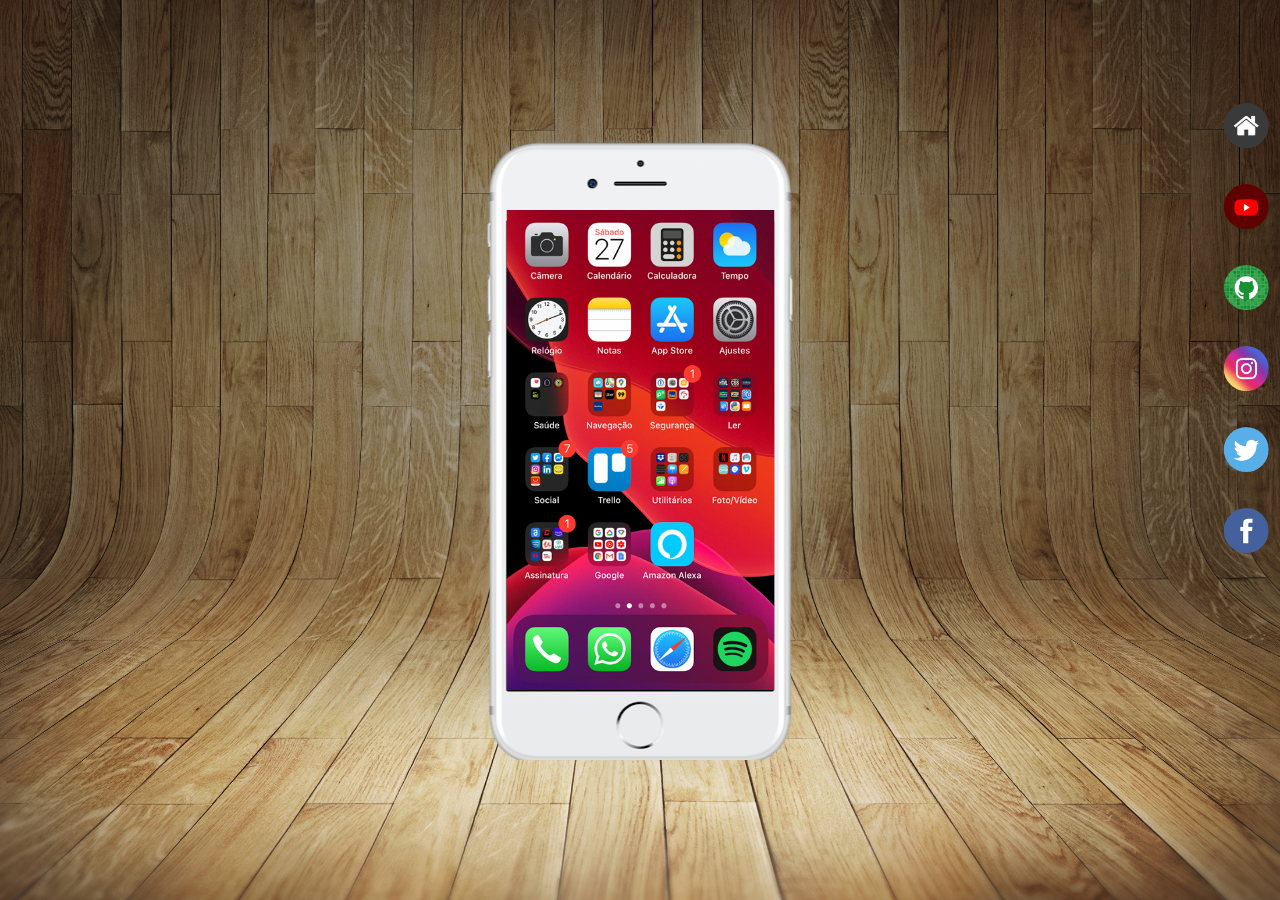
<file: index.html>
<!DOCTYPE html>
<html lang="pt-br">
<head>
    <meta charset="UTF-8">
    <meta name="viewport" content="width=device-width, initial-scale=1.0">
    <title>Redes Sociais</title>
    <link rel="stylesheet" href="style.css">
    <link rel="shortcut icon" href="pacote-d013/favicon.ico" type="image/x-icon">
</head>
<body class="background">
    <main>
        <nav id="icone1">
            <a href="home.html" target="screen"><img class="principal" src="pacote-d013/imagens/logo-home.jpg" alt="Logo da tela de início"></a>
        </nav>
        <nav  id="icone2">
            <a href="utube.html" target="screen"><img class="principal" src="pacote-d013/imagens/logo-youtube.jpg" alt="Logo do youtube"></a>
        </nav>
        
        <nav id="icone3">
            <a href="gthub.html" target="screen"><img class="principal" src="pacote-d013/imagens/logo-github.jpg" alt="Logo do GitHUb"></a>
        </nav>
        
        <nav id="icone4">
            <a href="paginsta.html" target="screen"><img class="principal" src="pacote-d013/imagens/logo-instagram.jpg" alt="Logo do Instagram"></a>
        </nav>
        
        <nav id="icone5">
            <a href="twitter.html" target="screen"><img class="principal"  src="pacote-d013/imagens/logo-twitter.jpg" alt="Logo do twitter"></a>
        </nav>
        
        <nav id="icone6">
            <a href="face.html" target="screen"><img class="principal" src="pacote-d013/imagens/logo-facebook.jpg" alt="Logo do facebook"></a>
        </nav>
        
        <div>
            <iframe  name="screen" src="home.html" frameborder="0"></iframe>
        </div>
    </main>
</body>
</html>
</file>
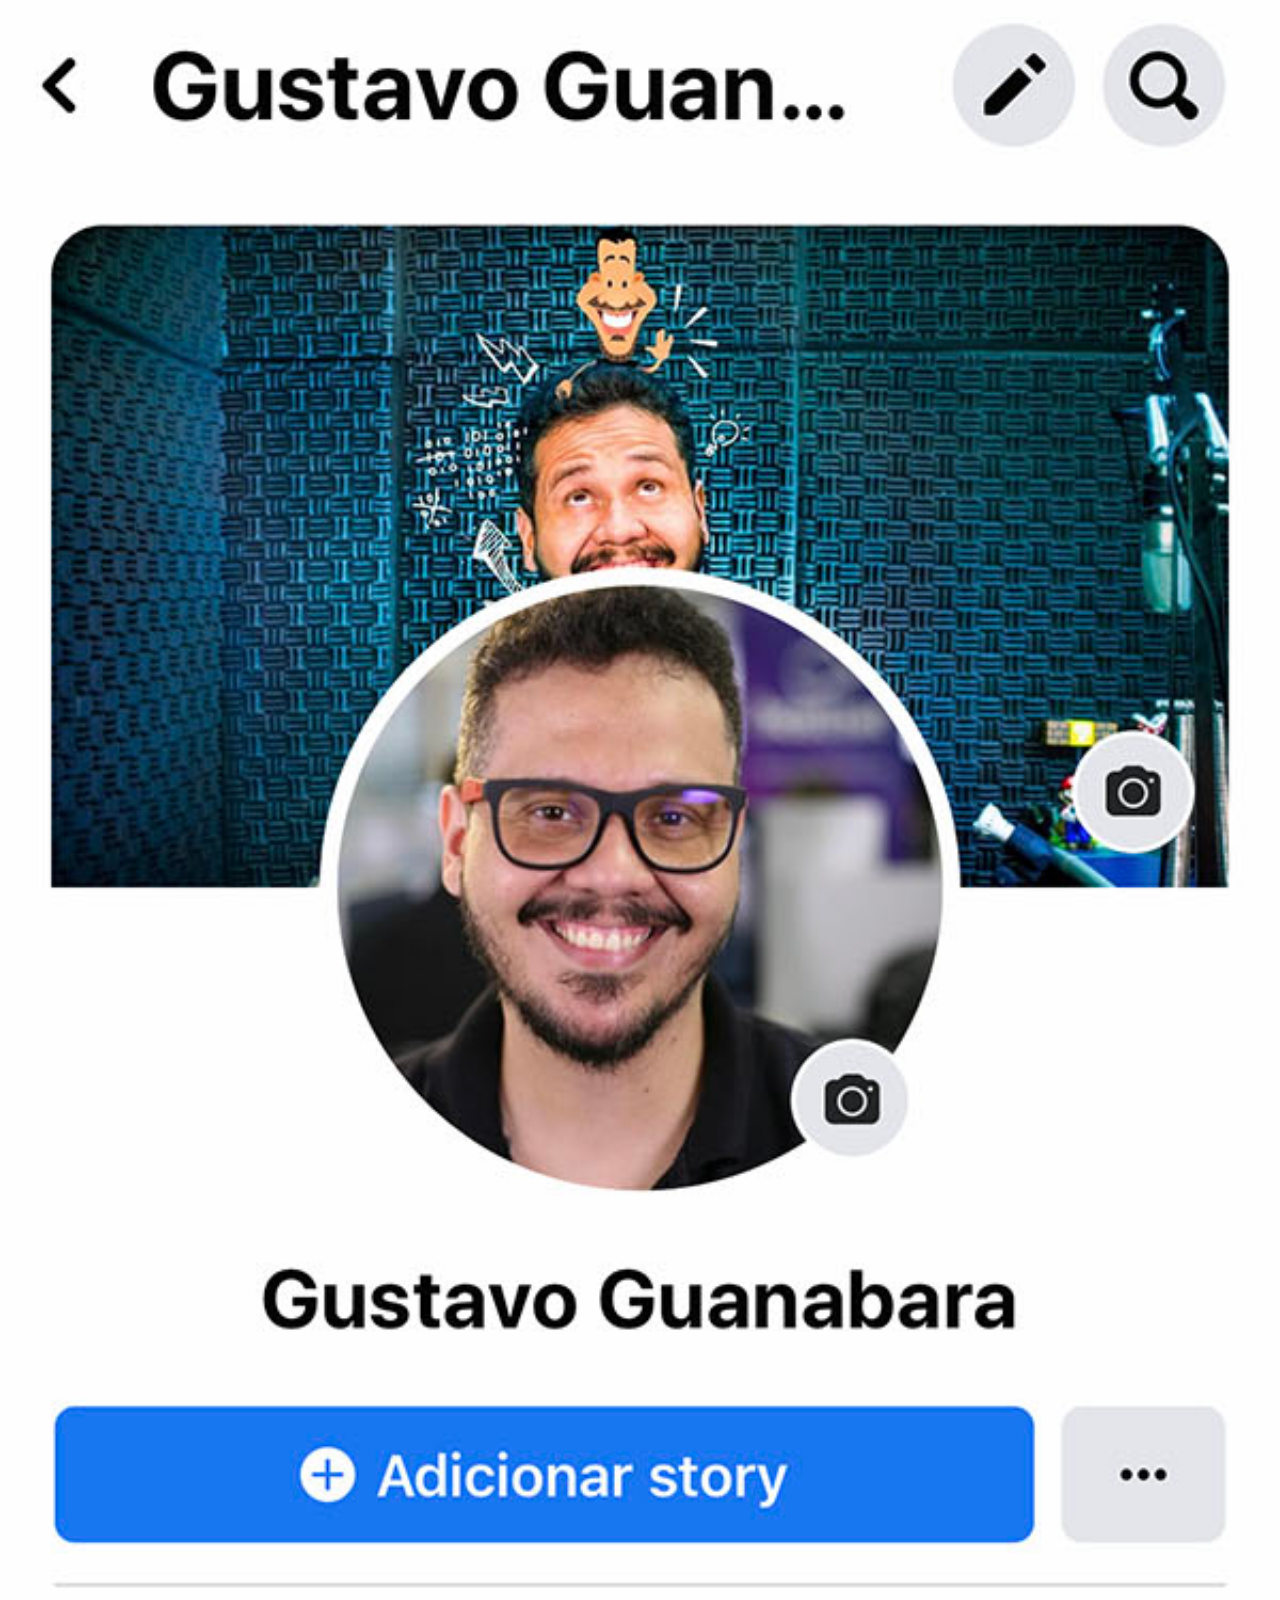
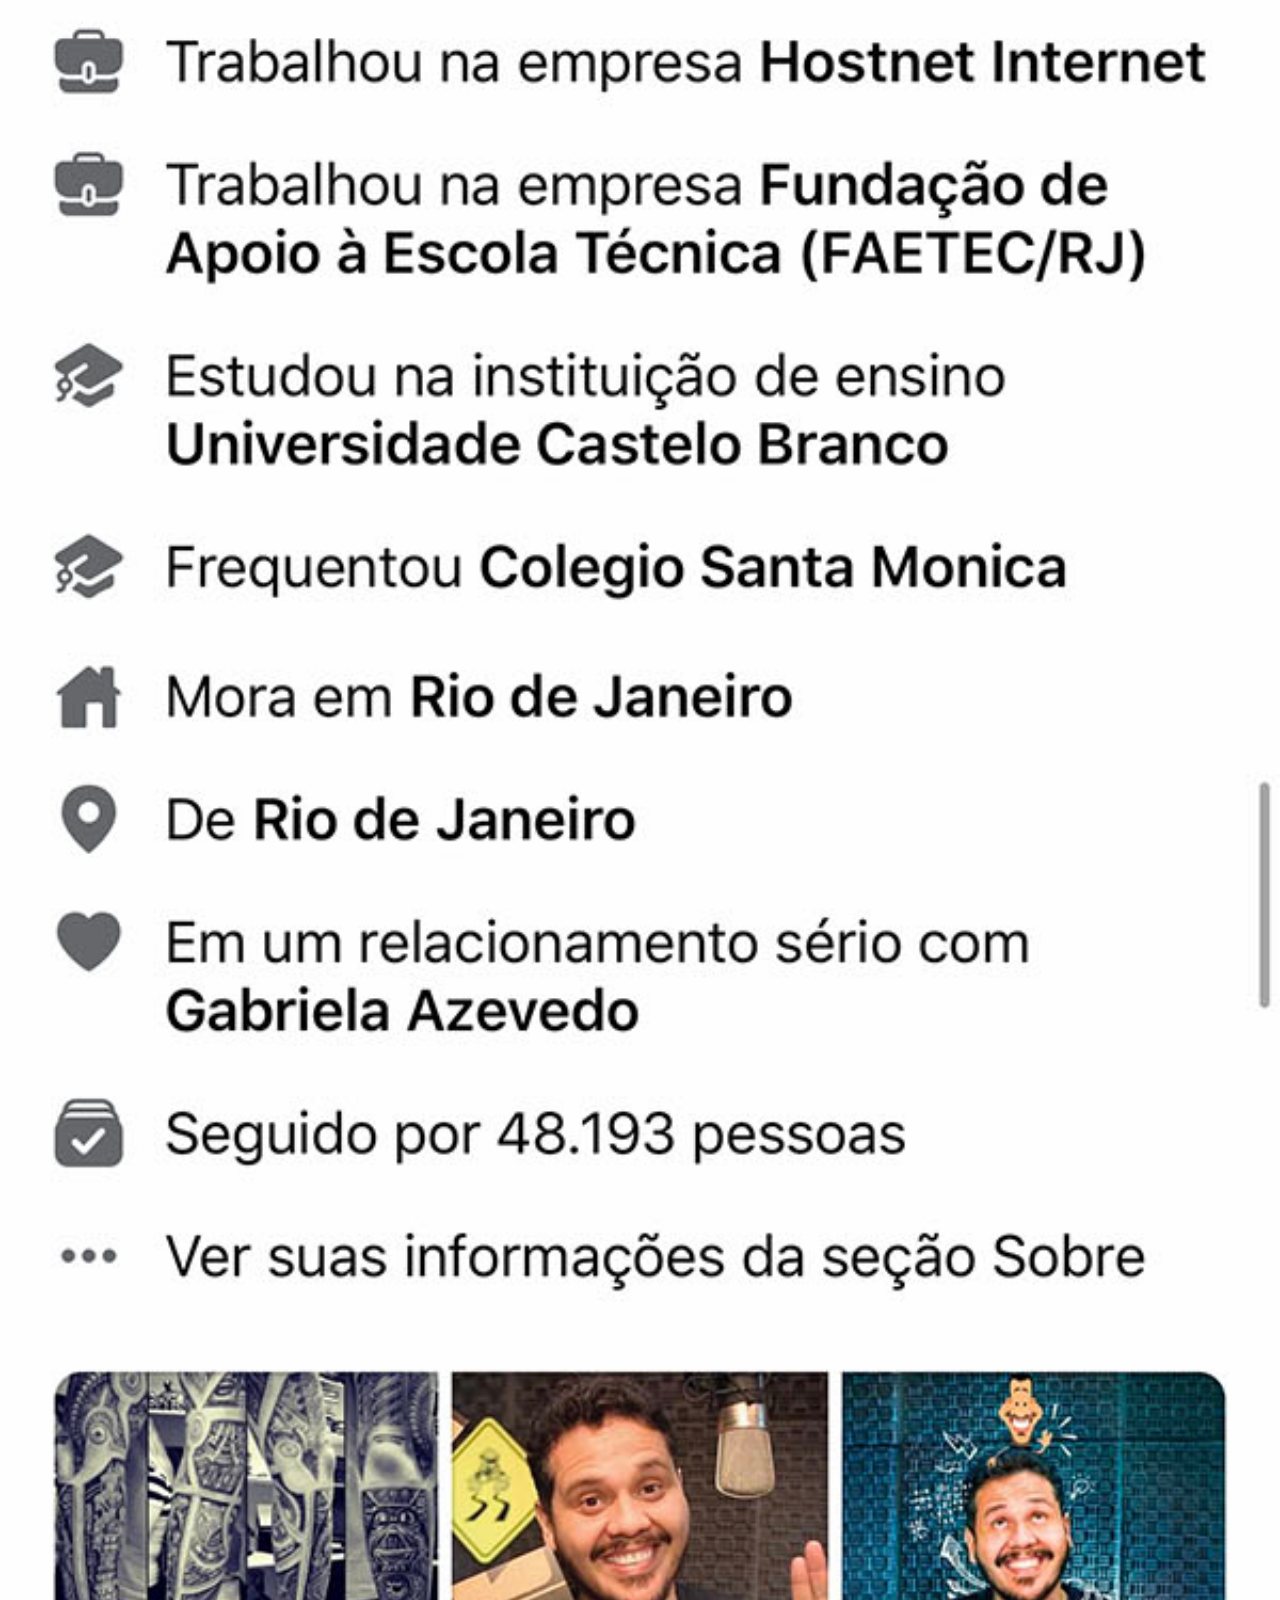
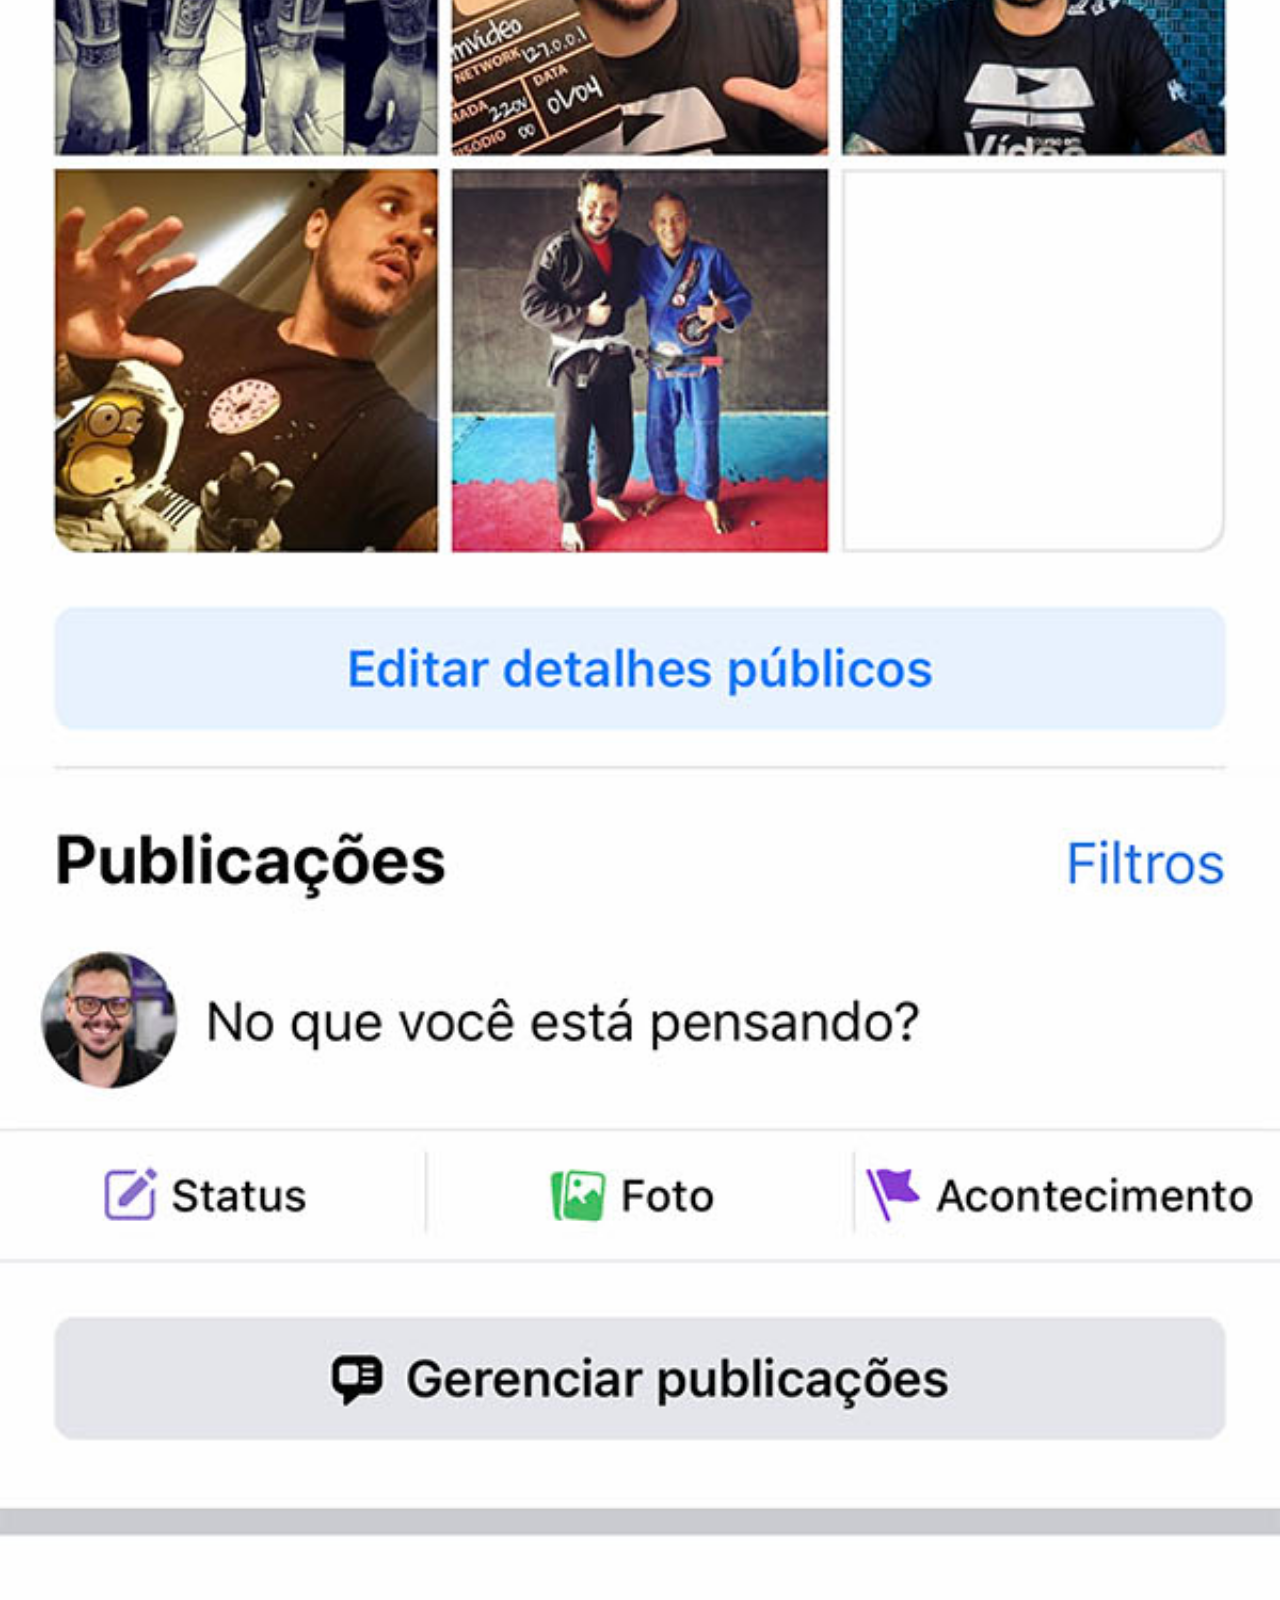
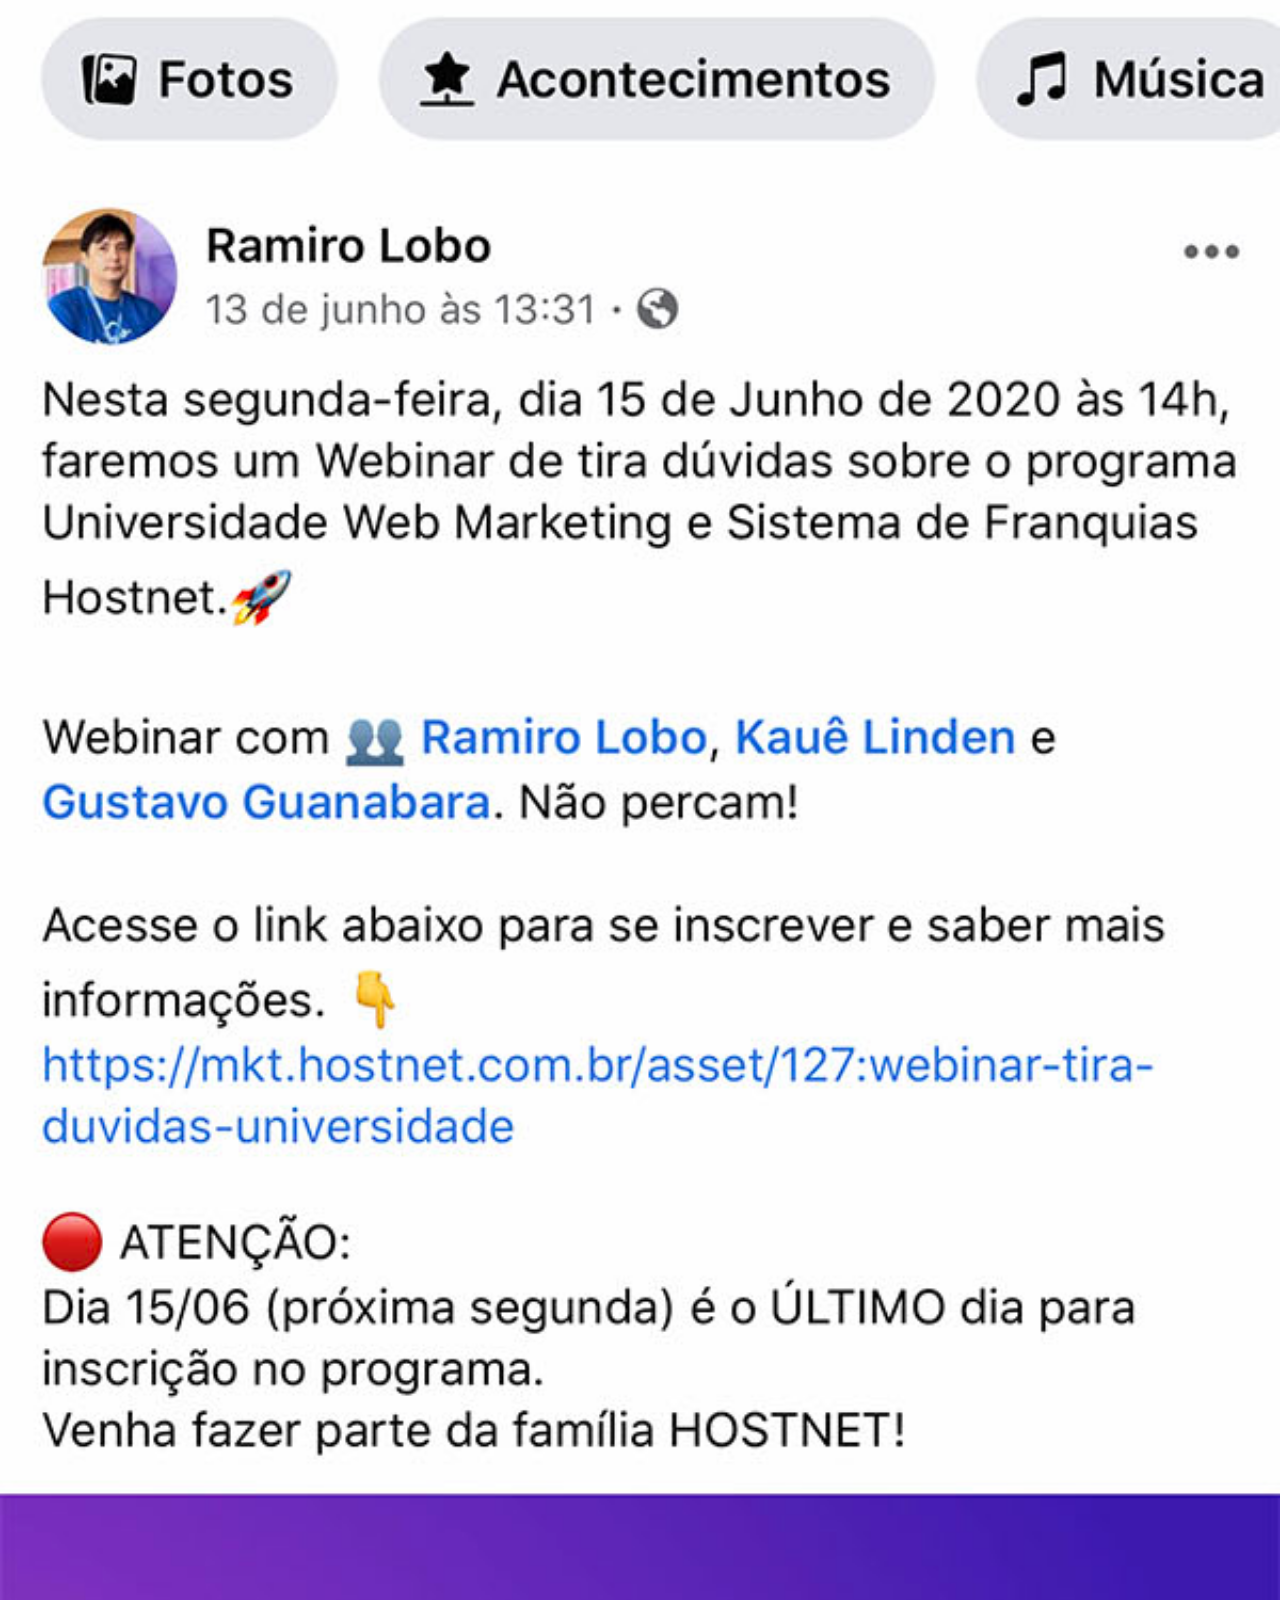
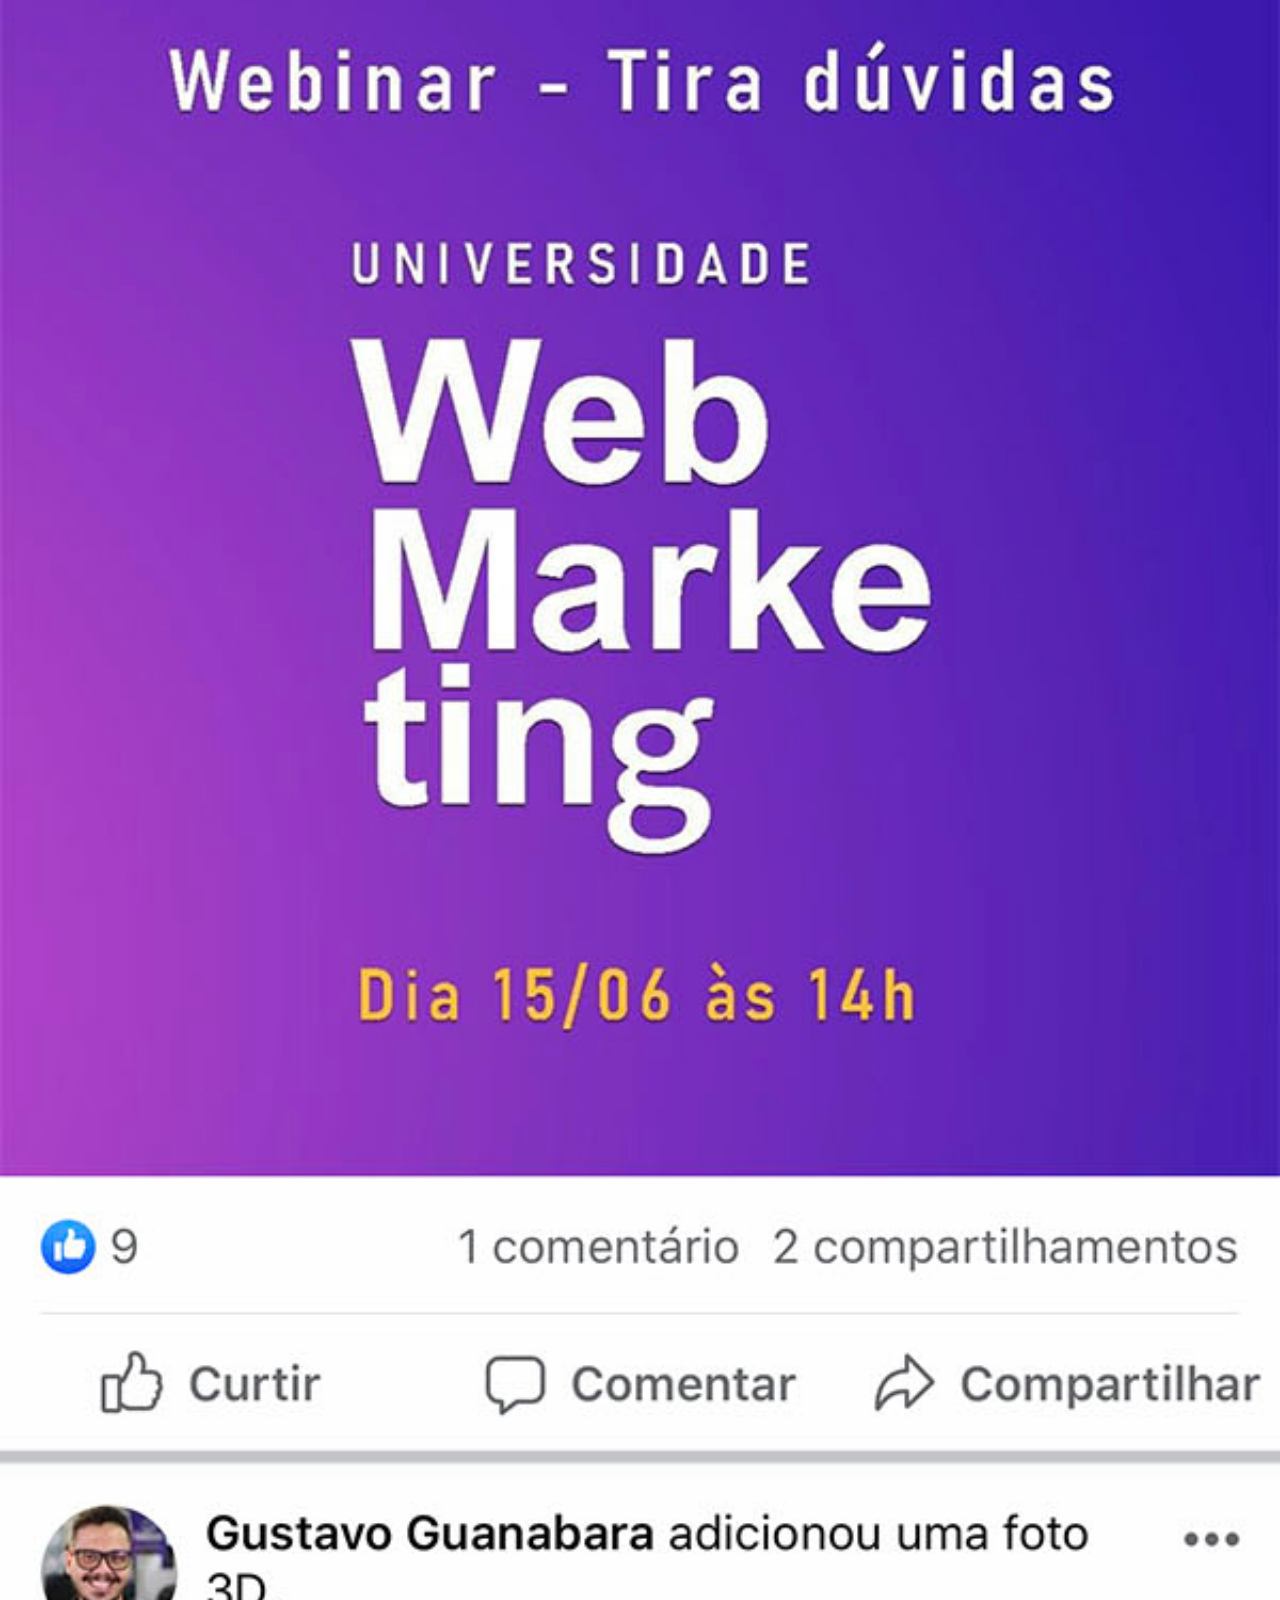
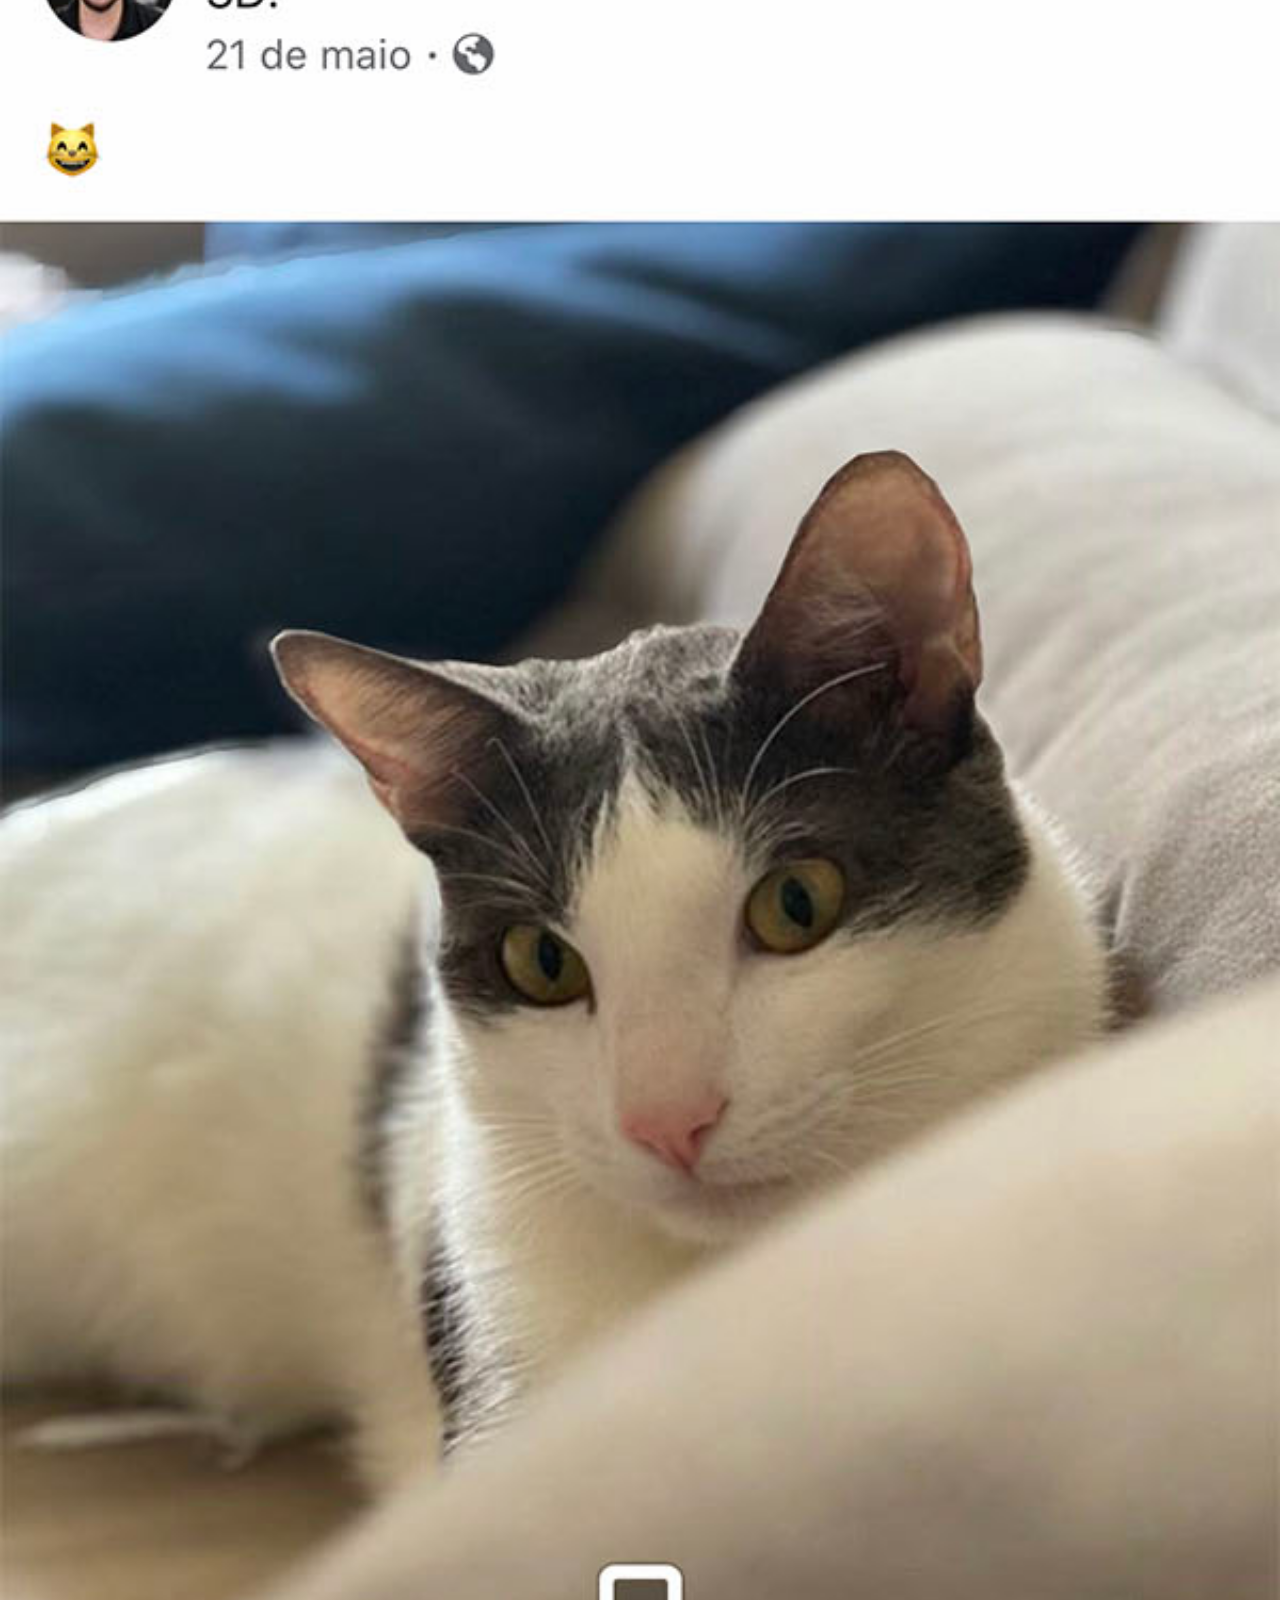
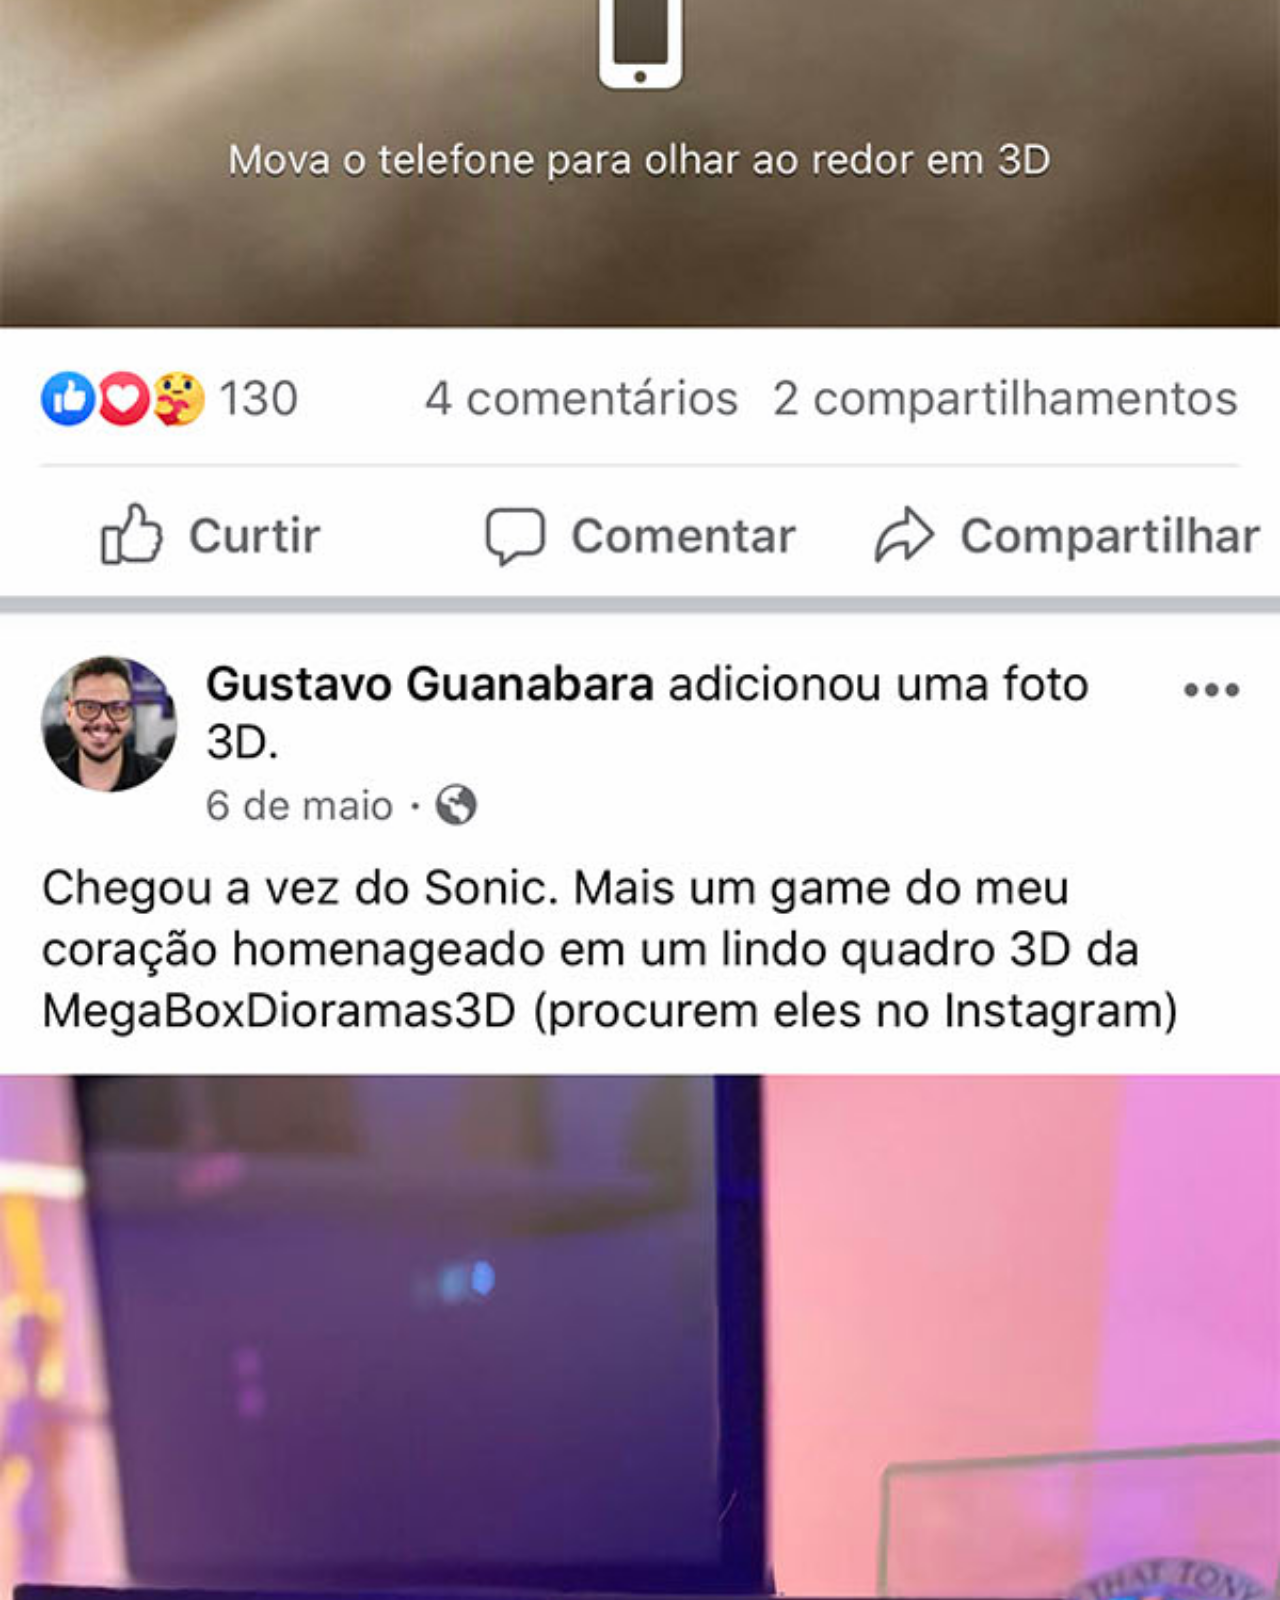
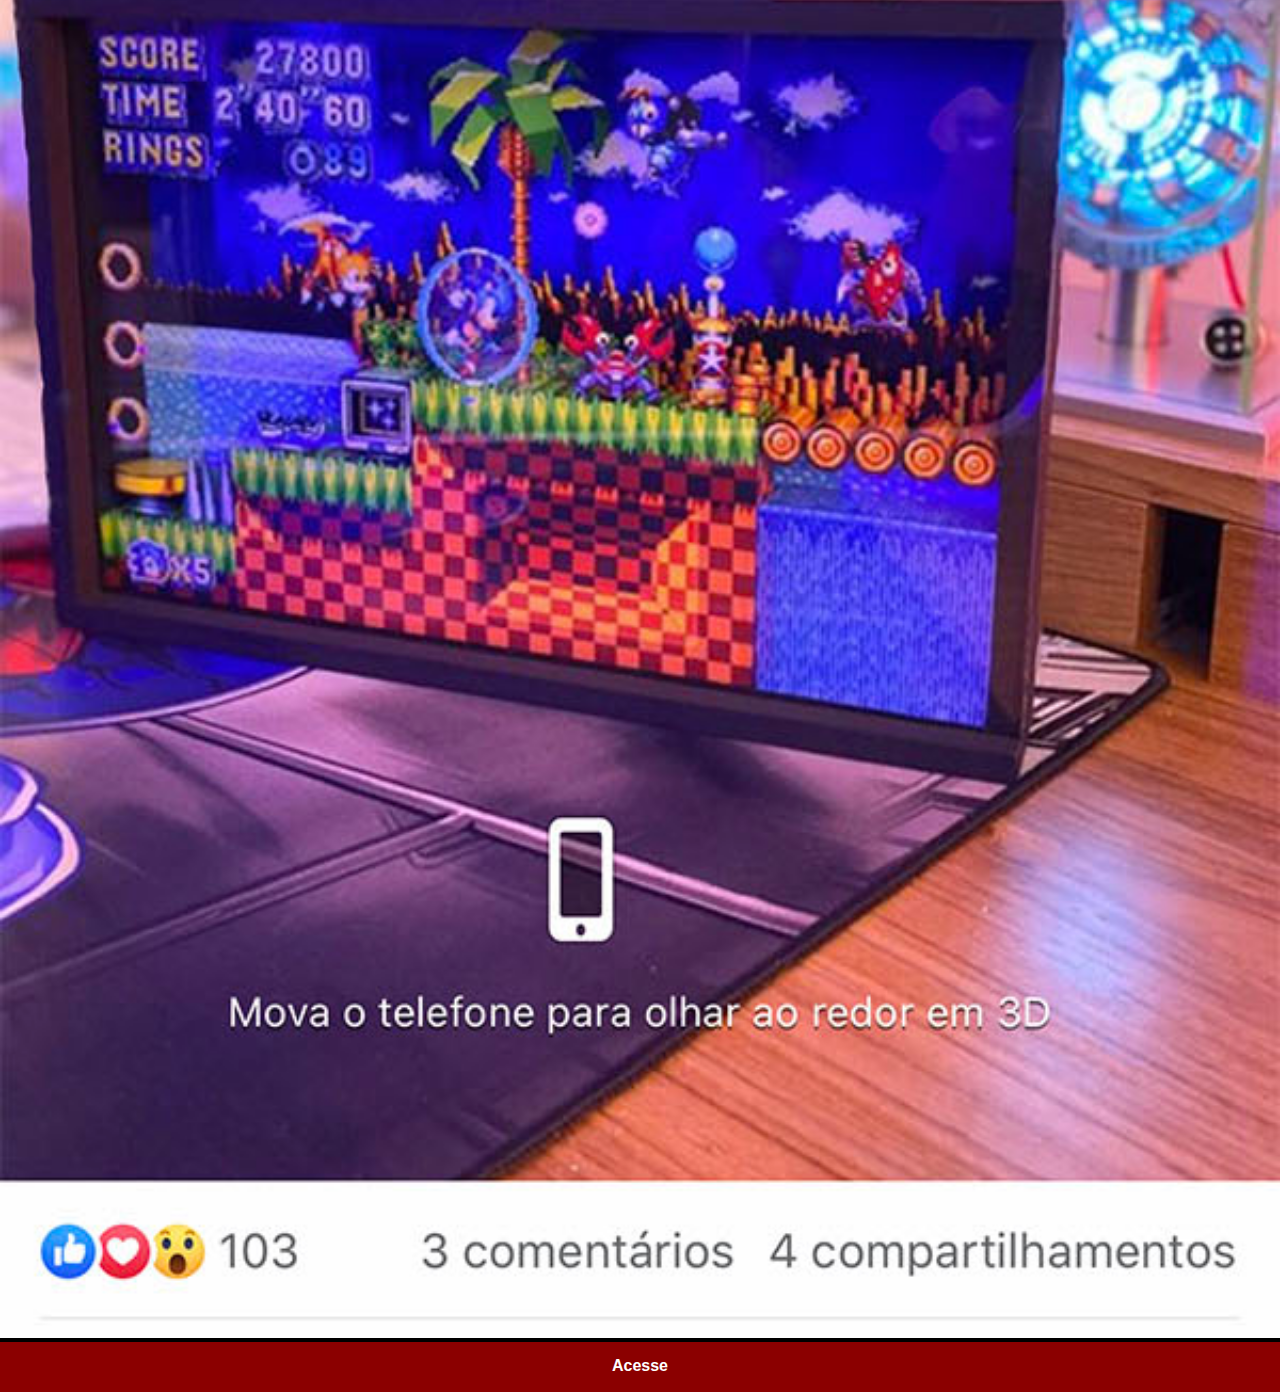
<file: face.html>
<!DOCTYPE html>
<html lang="pt-br">
<head>
    <meta charset="UTF-8">
    <meta name="viewport" content="width=device-width, initial-scale=1.0">
    <title>Redes sociais</title>
    <link rel="stylesheet" href="style.css">
</head>
<body class="nobackground">
    <section class="acessar">
        <img width="100%" height="100%" src="pacote-d013/imagens/tela-facebook.jpg" alt="Tela do Facebook">

        <a class="linkiframe" href="https://www.facebook.com/gustavoguanabara/" target="_blank" rel="external"><p>Acesse</p></a>
    </section>
</body>
</html>
</file>
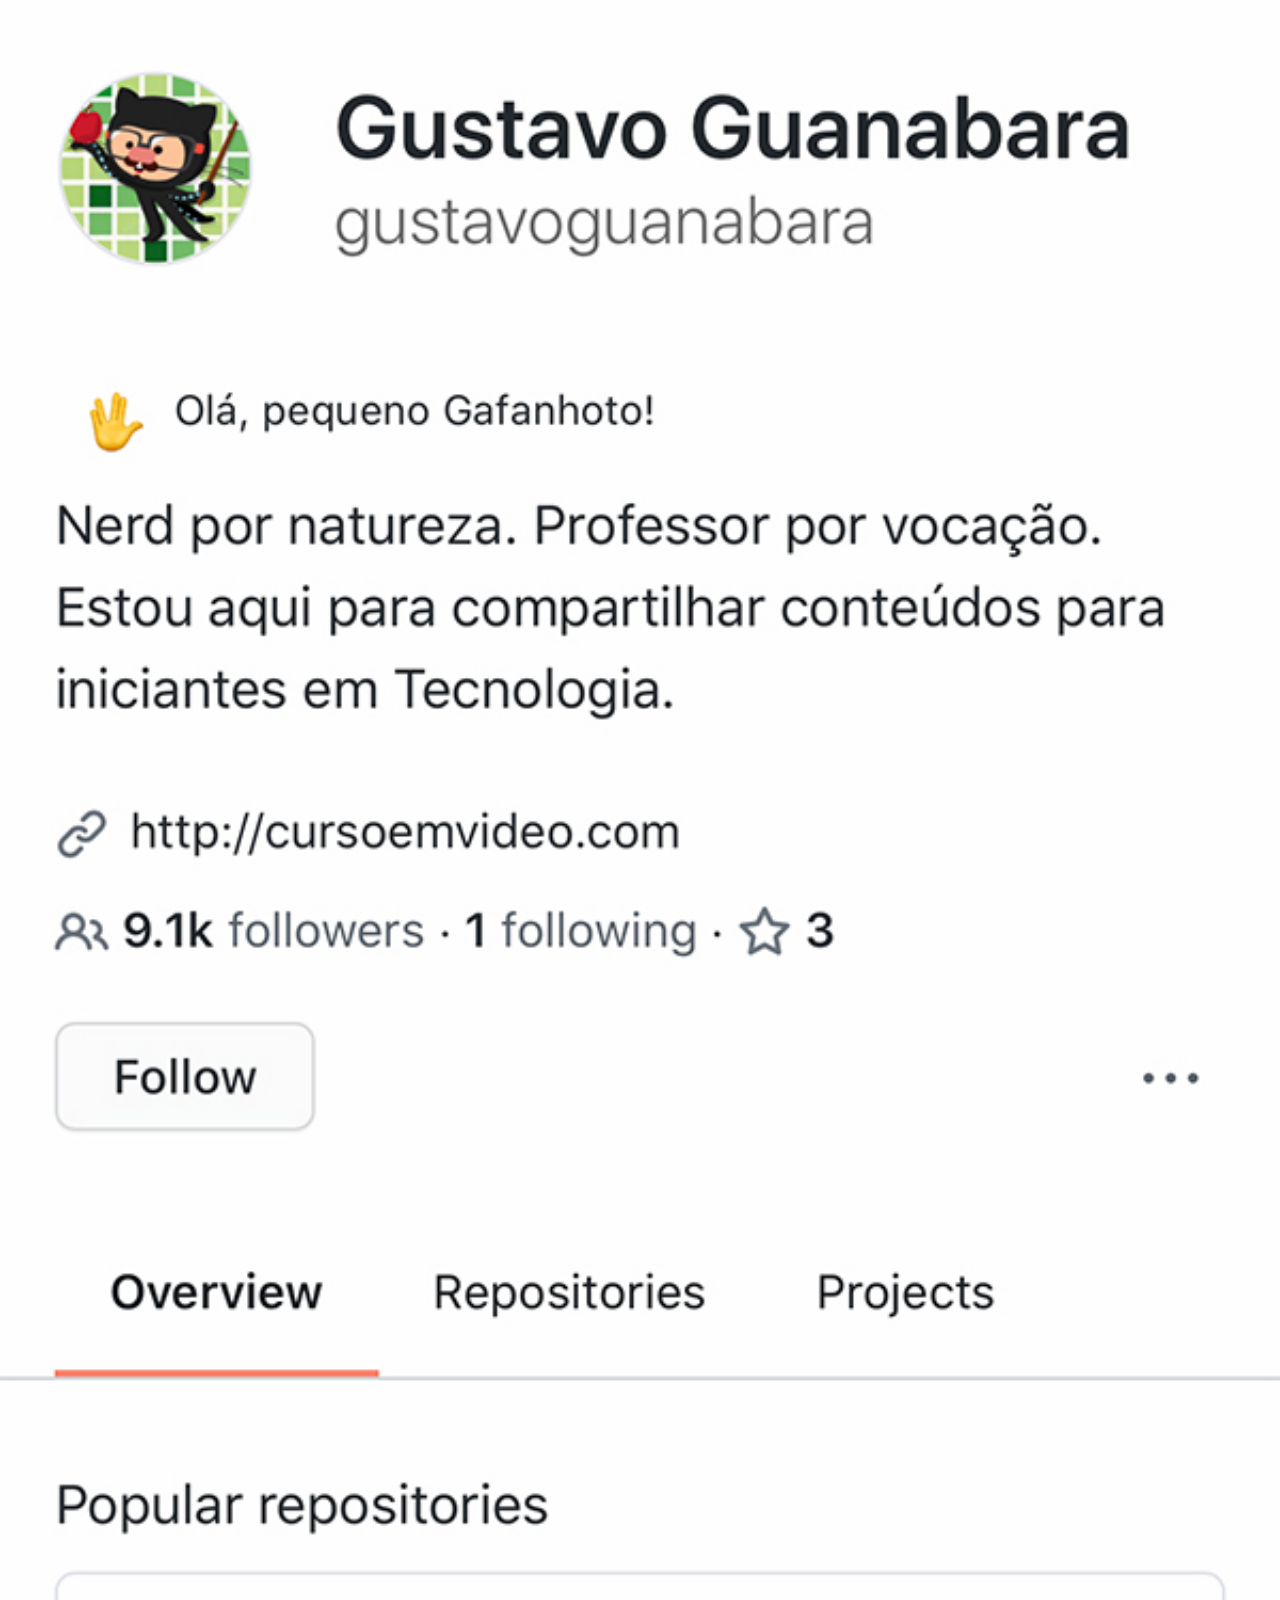
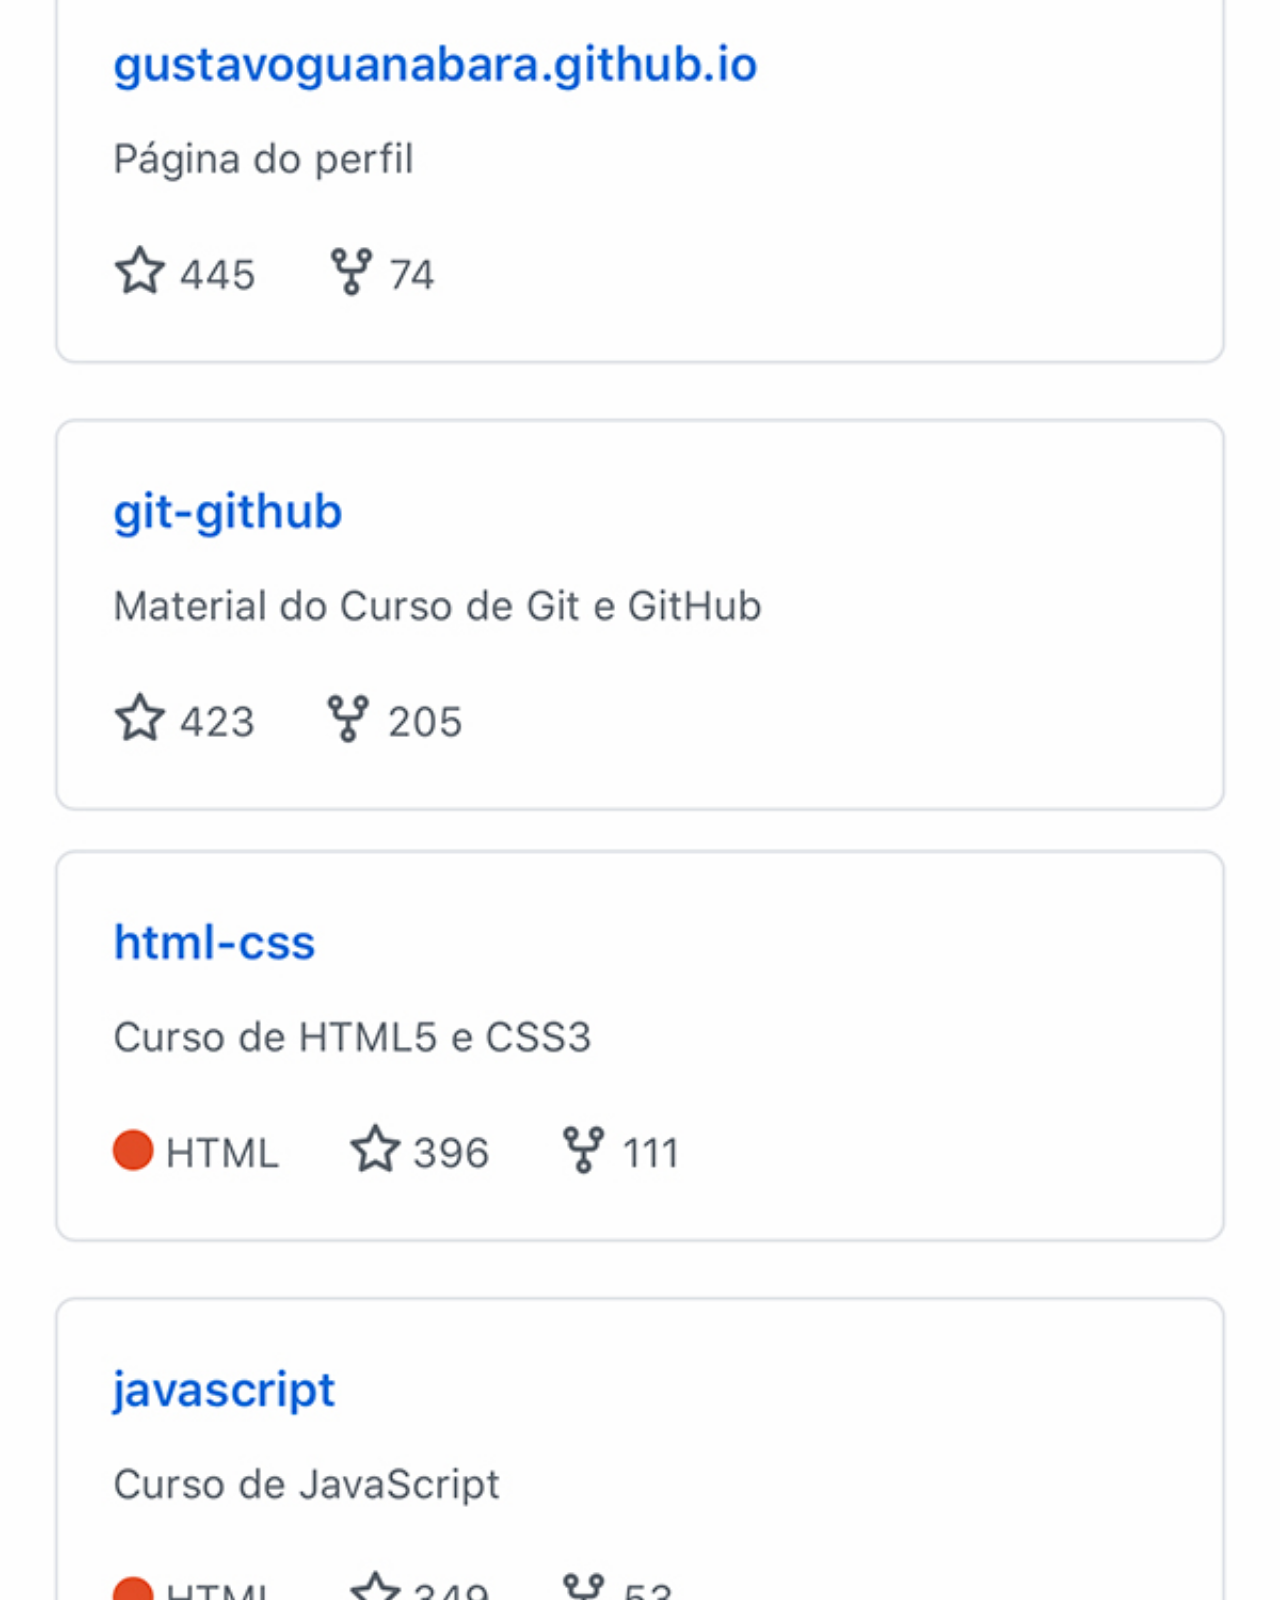
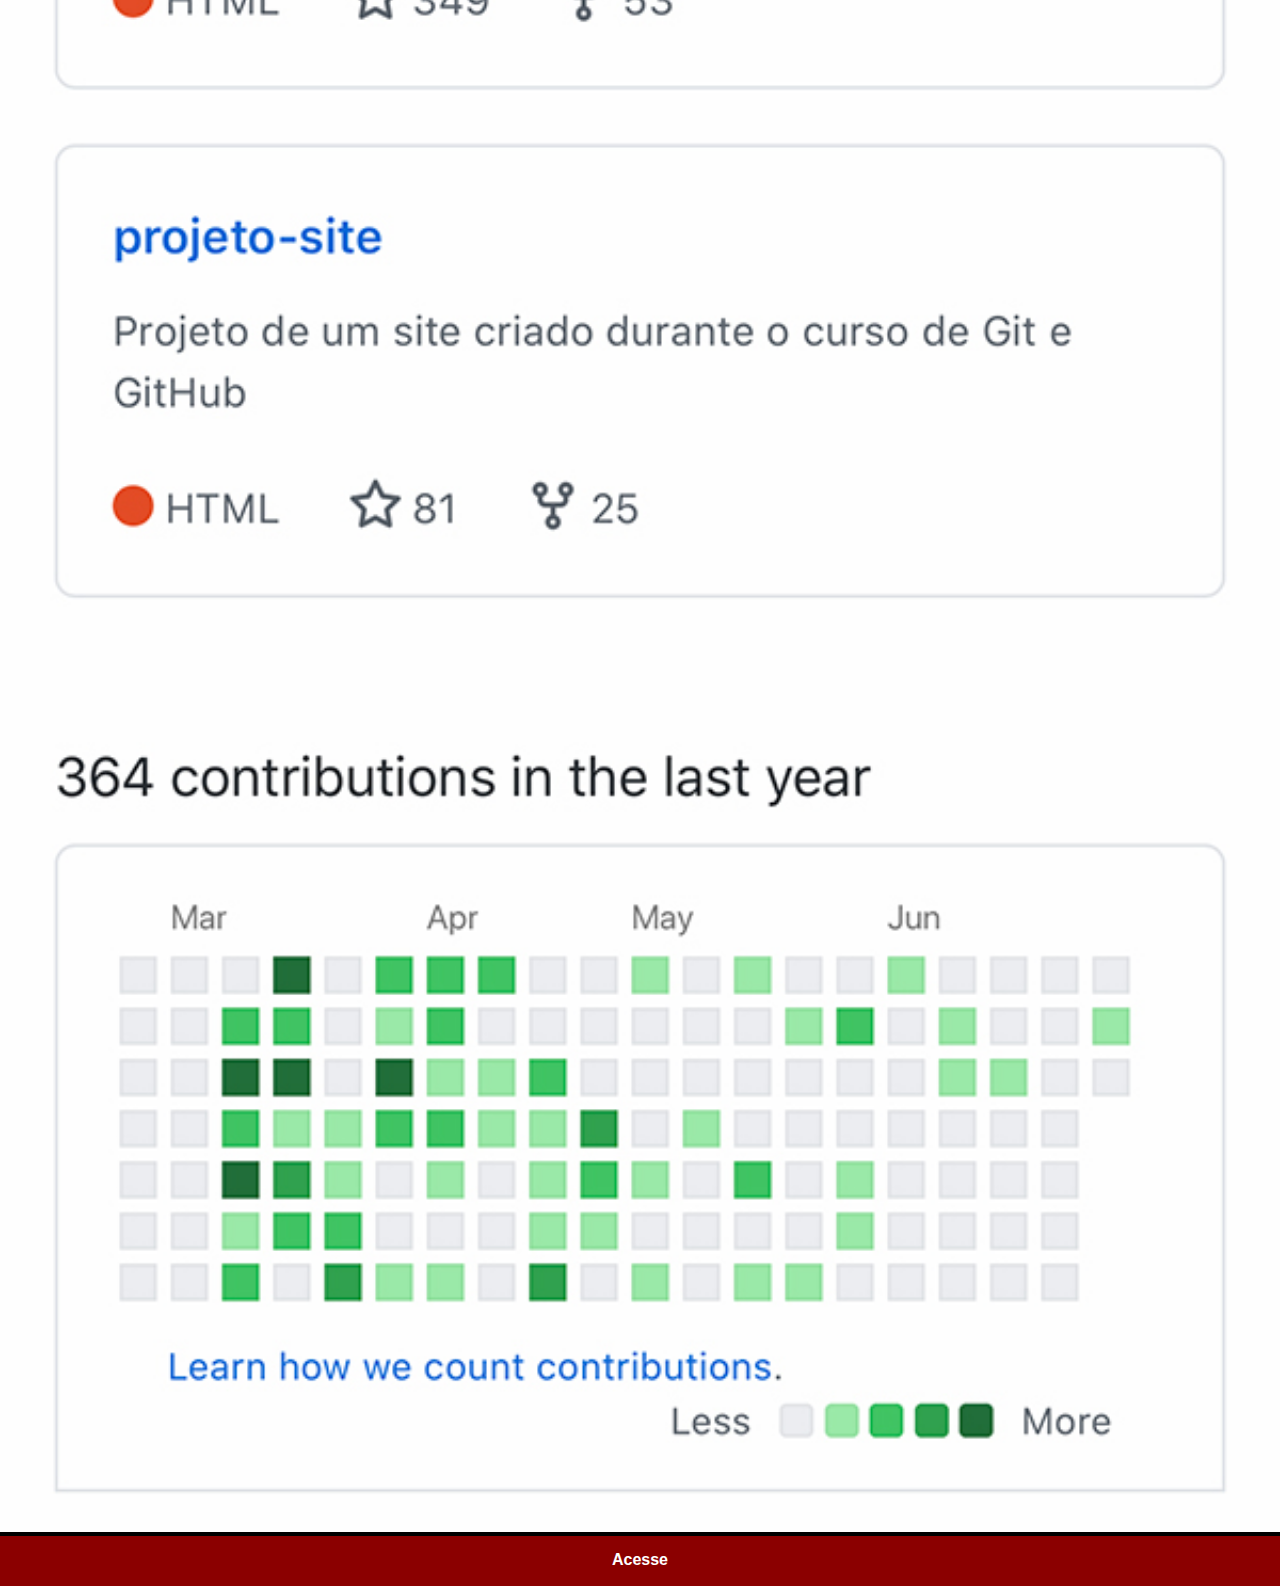
<file: gthub.html>
<!DOCTYPE html>
<html lang="pt-br">
<head>
    <meta charset="UTF-8">
    <meta name="viewport" content="width=device-width, initial-scale=1.0">
    <title>Redes sociais</title>
    <link rel="stylesheet" href="style.css">
</head>
<body class="nobackground">
    <section class="acessar">
        <img width="100%" height="100%" src="pacote-d013/imagens/tela-github.jpg" alt="Tela do instagram">

        <a class="linkiframe" href="https://github.com/gustavoguanabara/" target="_blank" rel="external"><p>Acesse</p></a>
    </section>
</body>
</html>
</file>
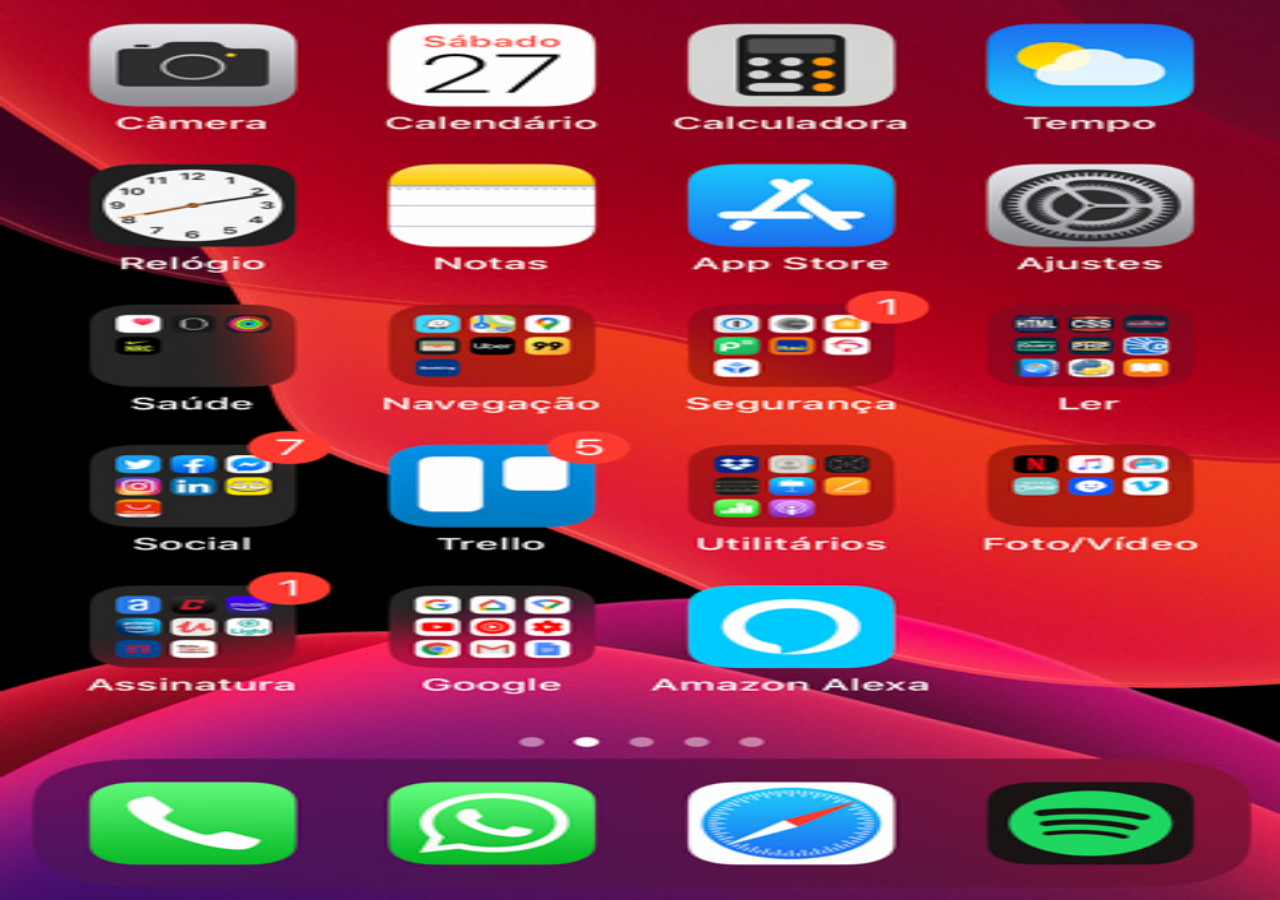
<file: home.html>
<!DOCTYPE html>
<html lang="pt-br">
<head>
    <meta charset="UTF-8">
    <meta name="viewport" content="width=device-width, initial-scale=1.0">
    <title>Redes sociais</title>
    <style>
         *{
            margin: 0%;
            padding: 0%;
        }
        body{
            height: 100vh;
        }

        body::-webkit-scrollbar{
            display: none;
        }

        img{
            margin-bottom: -5px;
        }
        

    </style>
</head>
<body class="nobackground">

    <img id="imghome" width="100%" height="100%" src="pacote-d013/imagens/tela-home.jpg" alt="Tela de início">

</body>
</html>
</file>
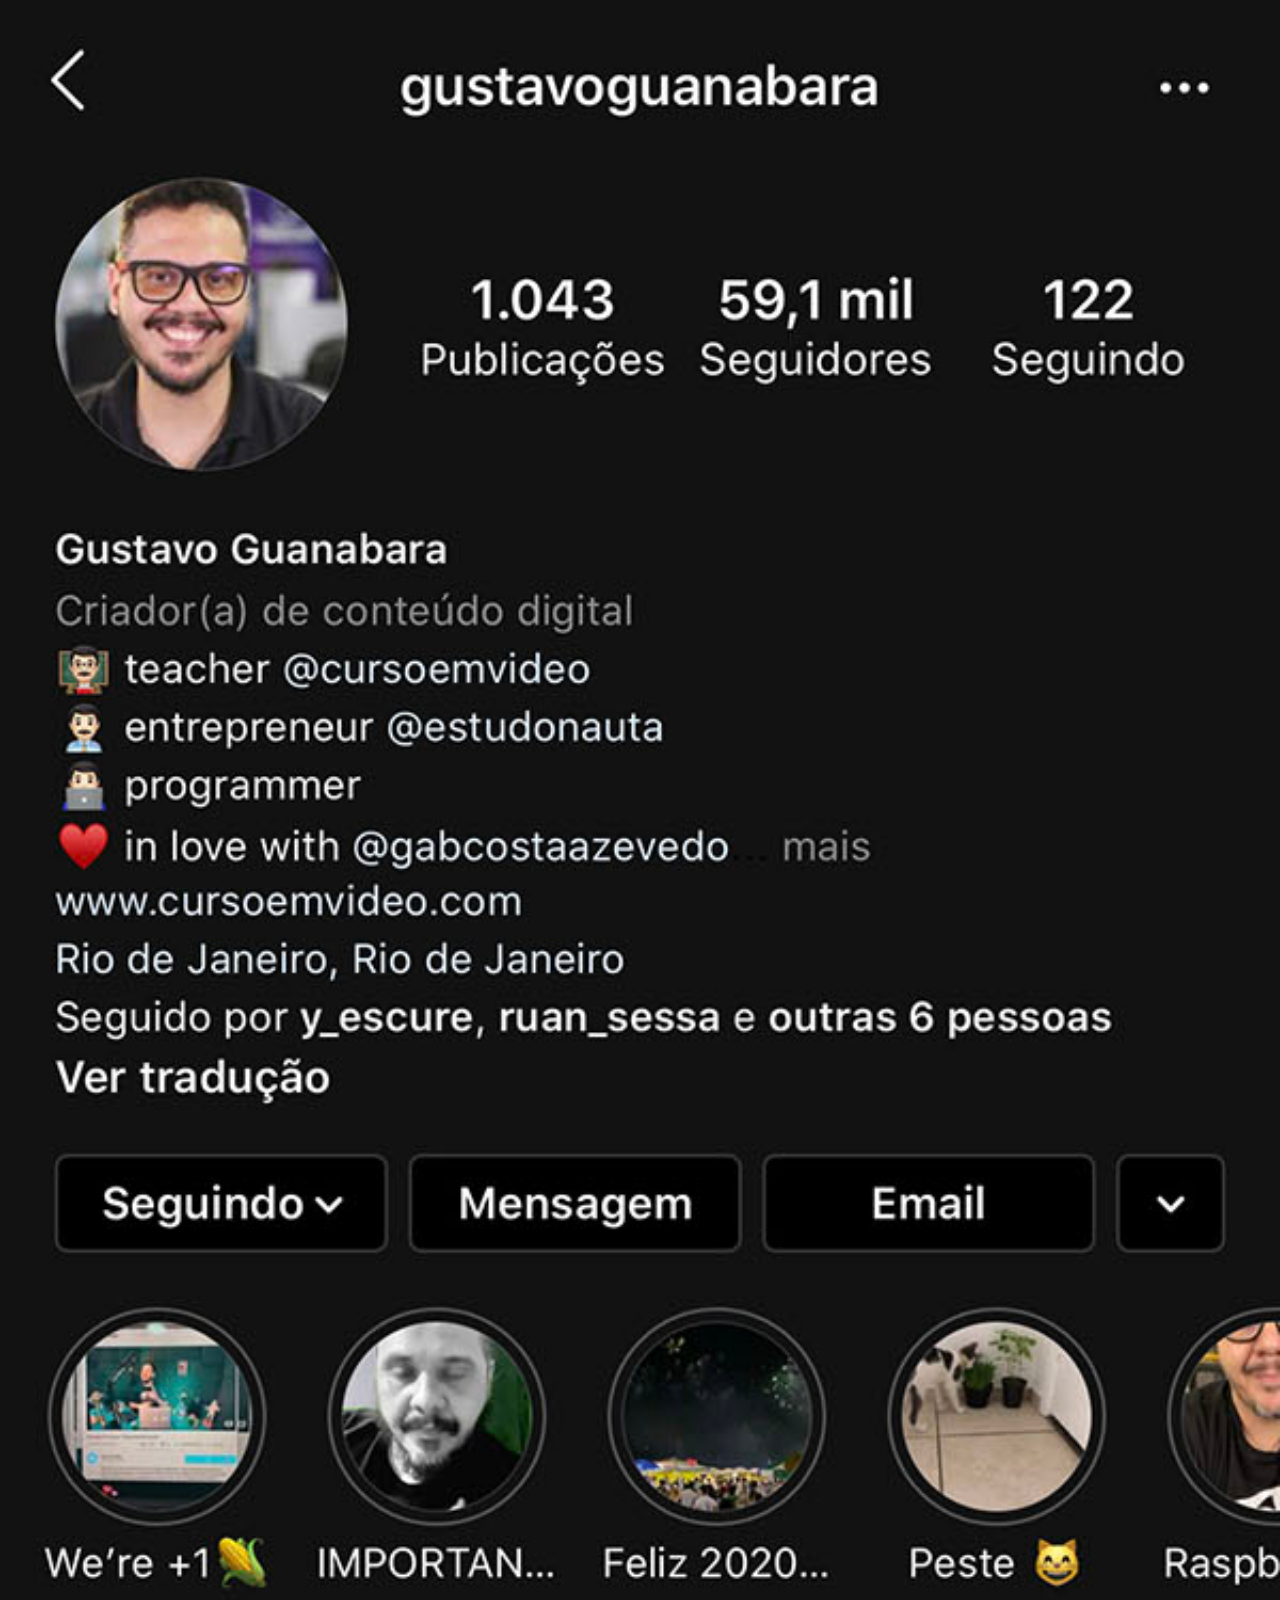
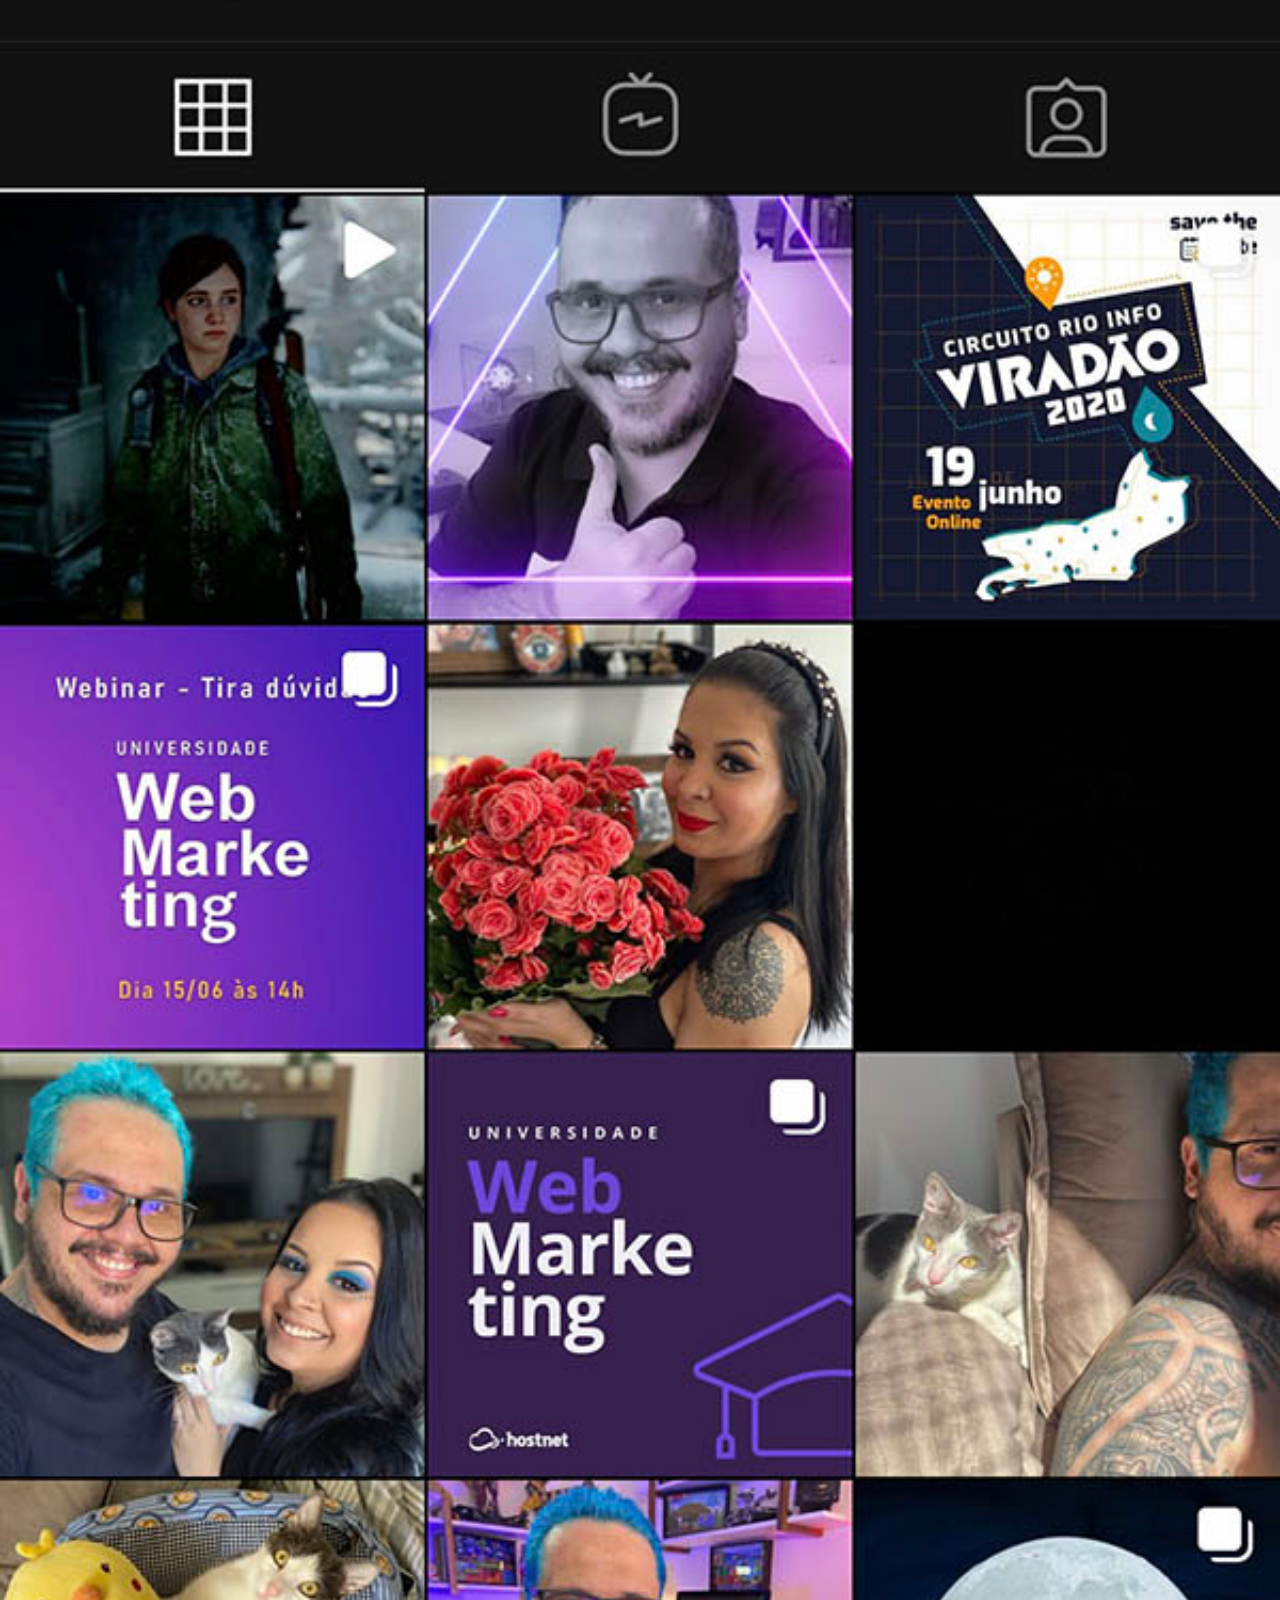
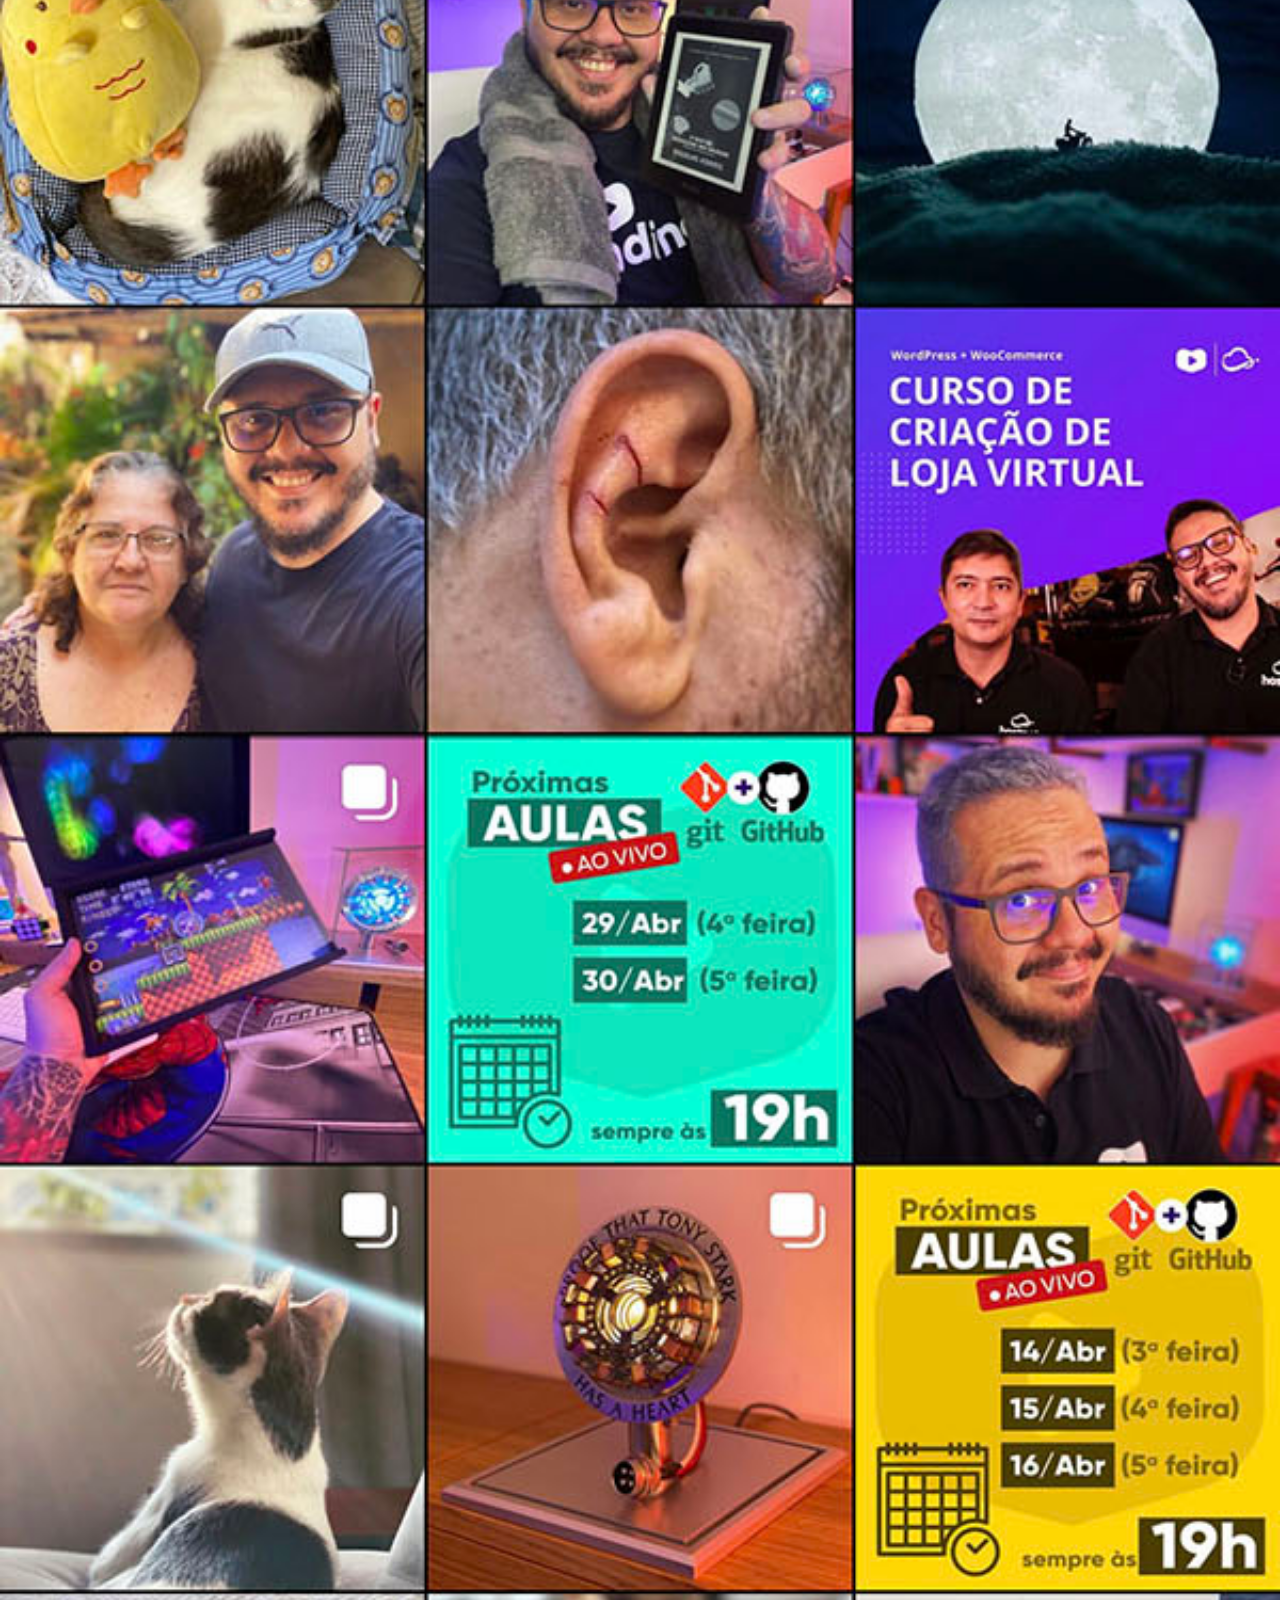
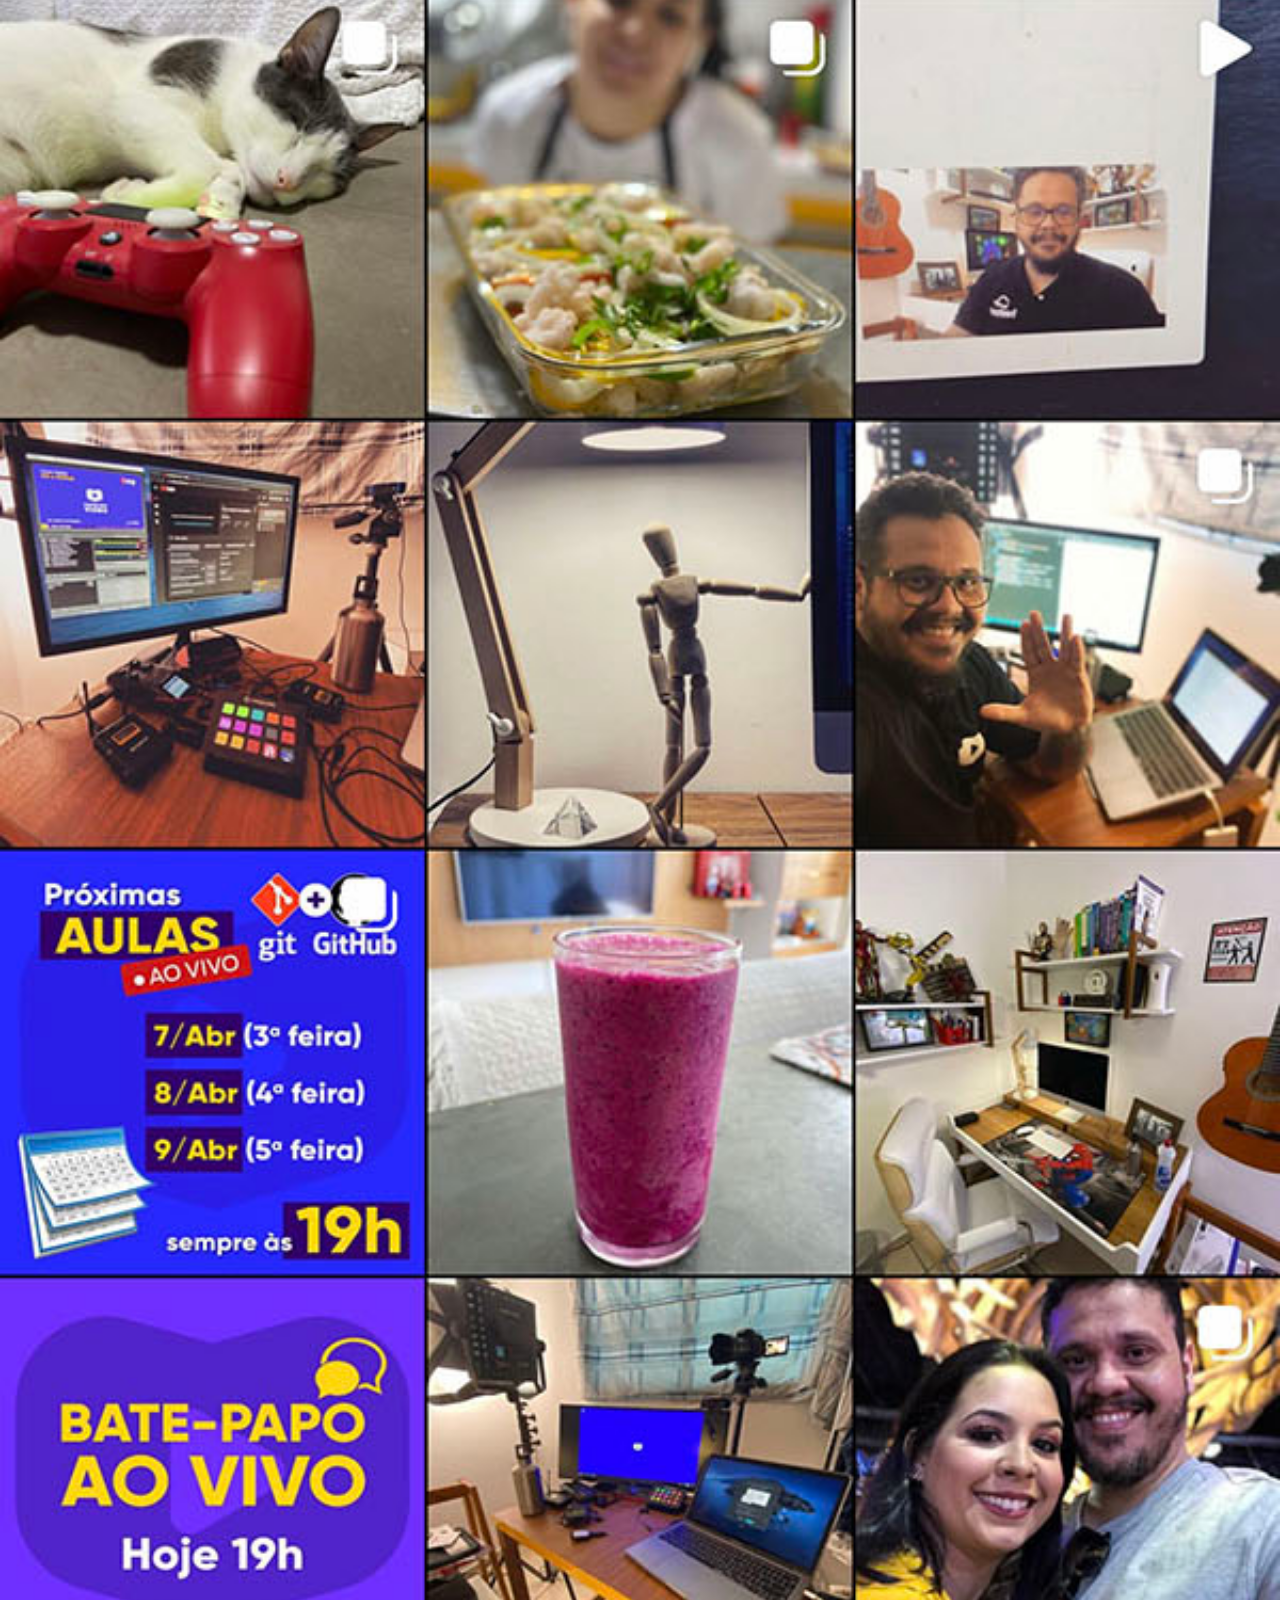
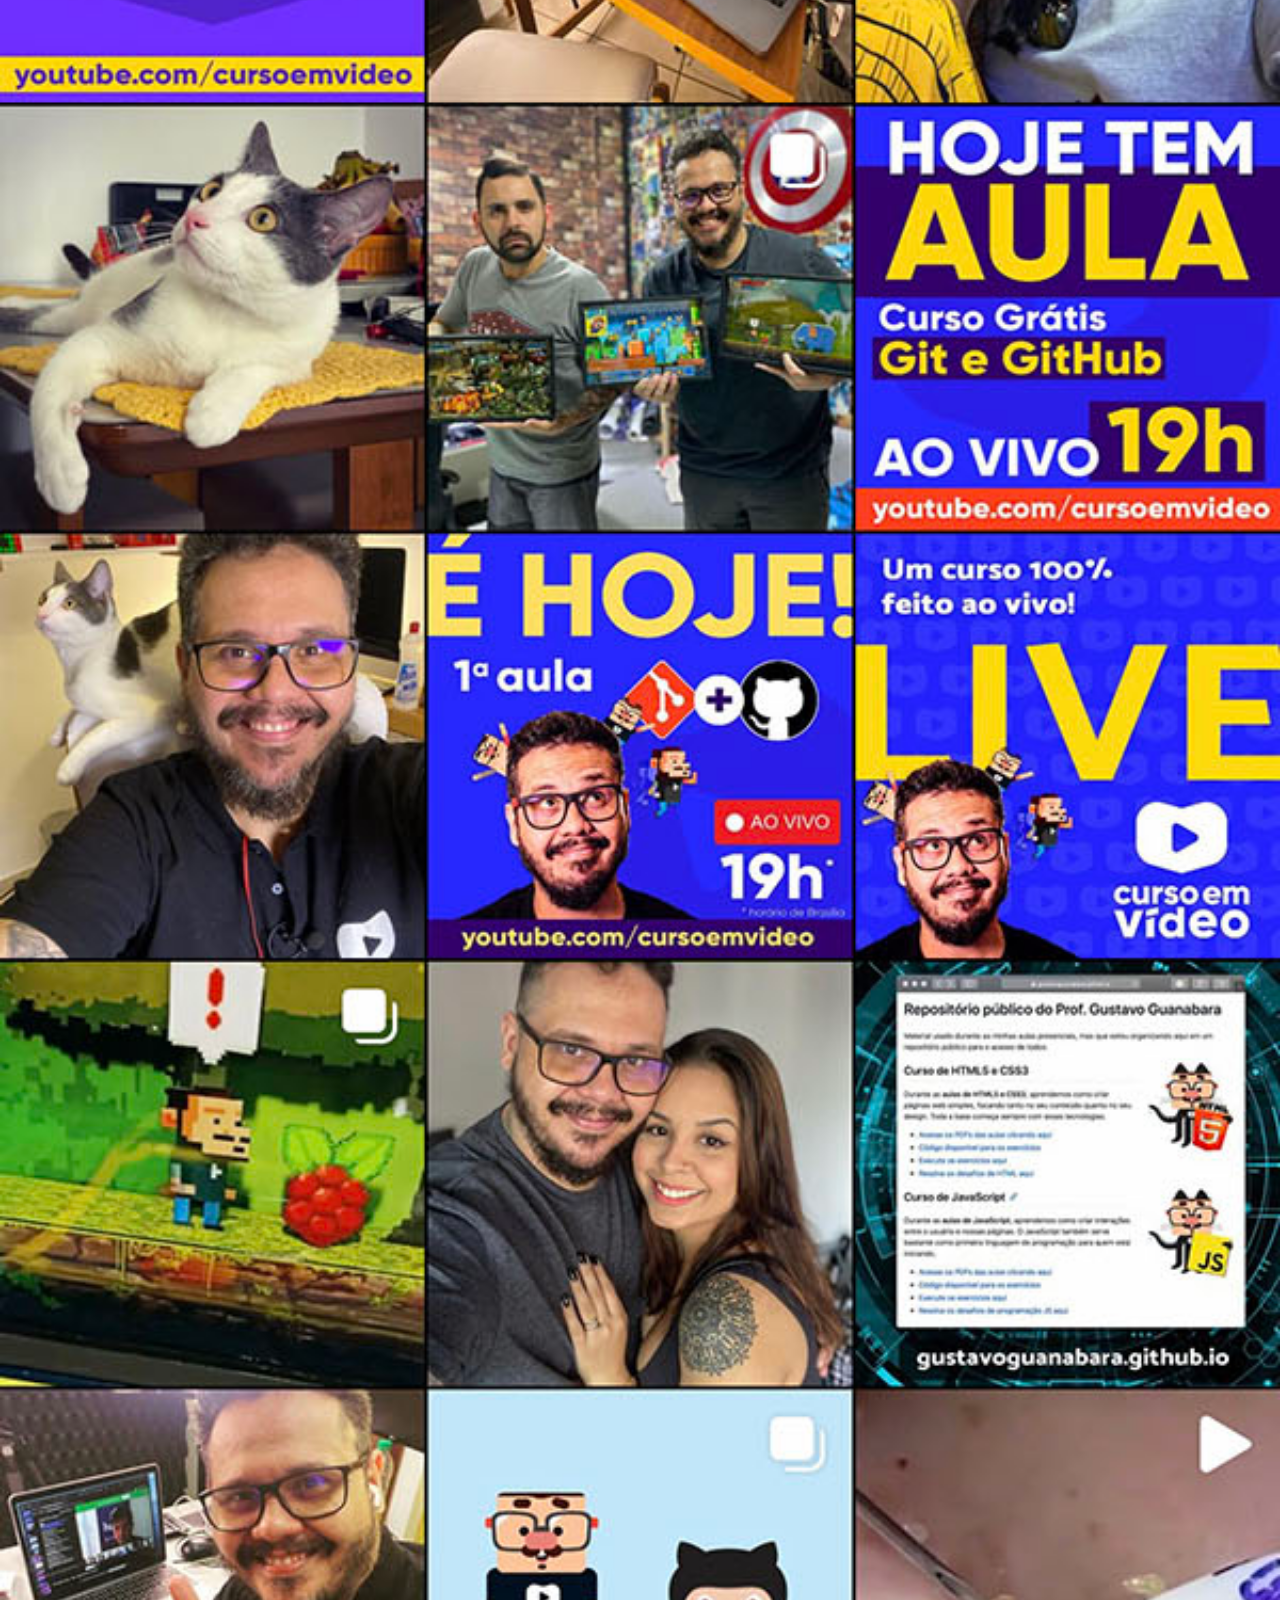
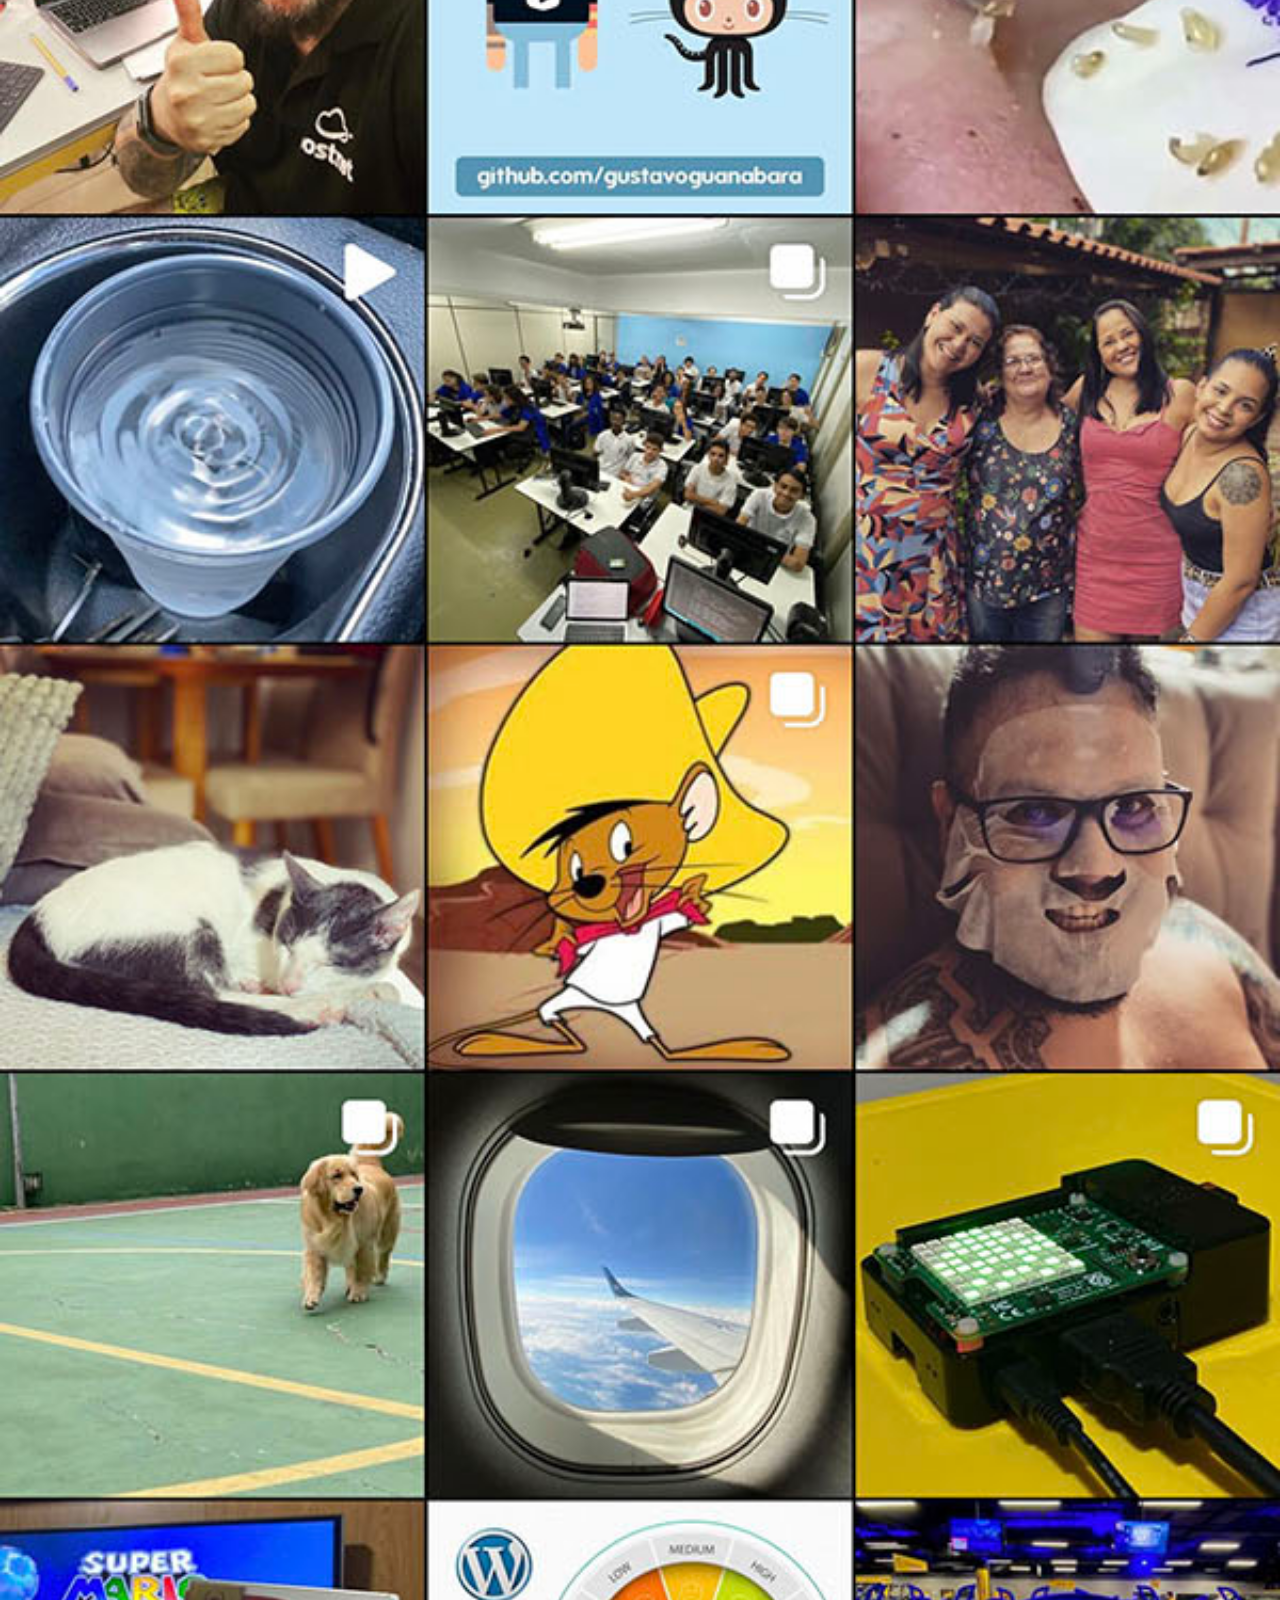
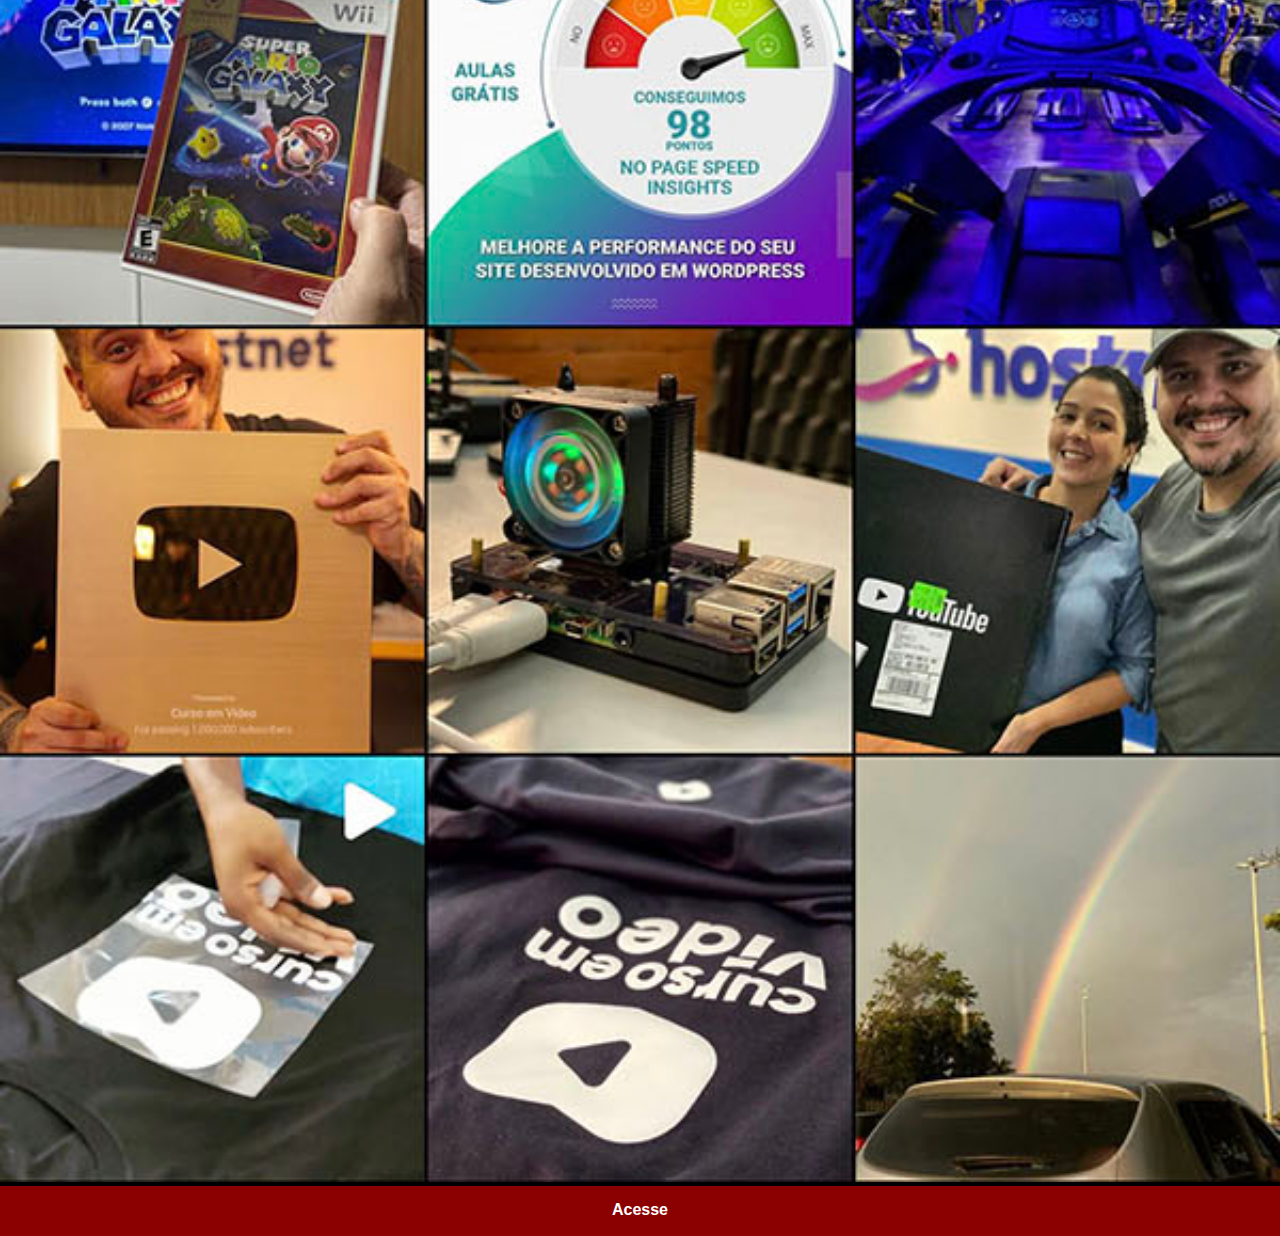
<file: paginsta.html>
<!DOCTYPE html>
<html lang="pt-br">
<head>
    <meta charset="UTF-8">
    <meta name="viewport" content="width=device-width, initial-scale=1.0">
    <title>Redes sociais</title>
    <link rel="stylesheet" href="style.css">
</head>
<body class="nobackground">
    <section class="acessar">
        <img width="100%" height="100%" src="pacote-d013/imagens/tela-instagram.jpg" alt="Tela do instagram">

        <a class="linkiframe" href="https://www.instagram.com/gustavoguanabara/" target="_blank" rel="external"><p>Acesse</p></a>
    </section>
</body>
</html>
</file>
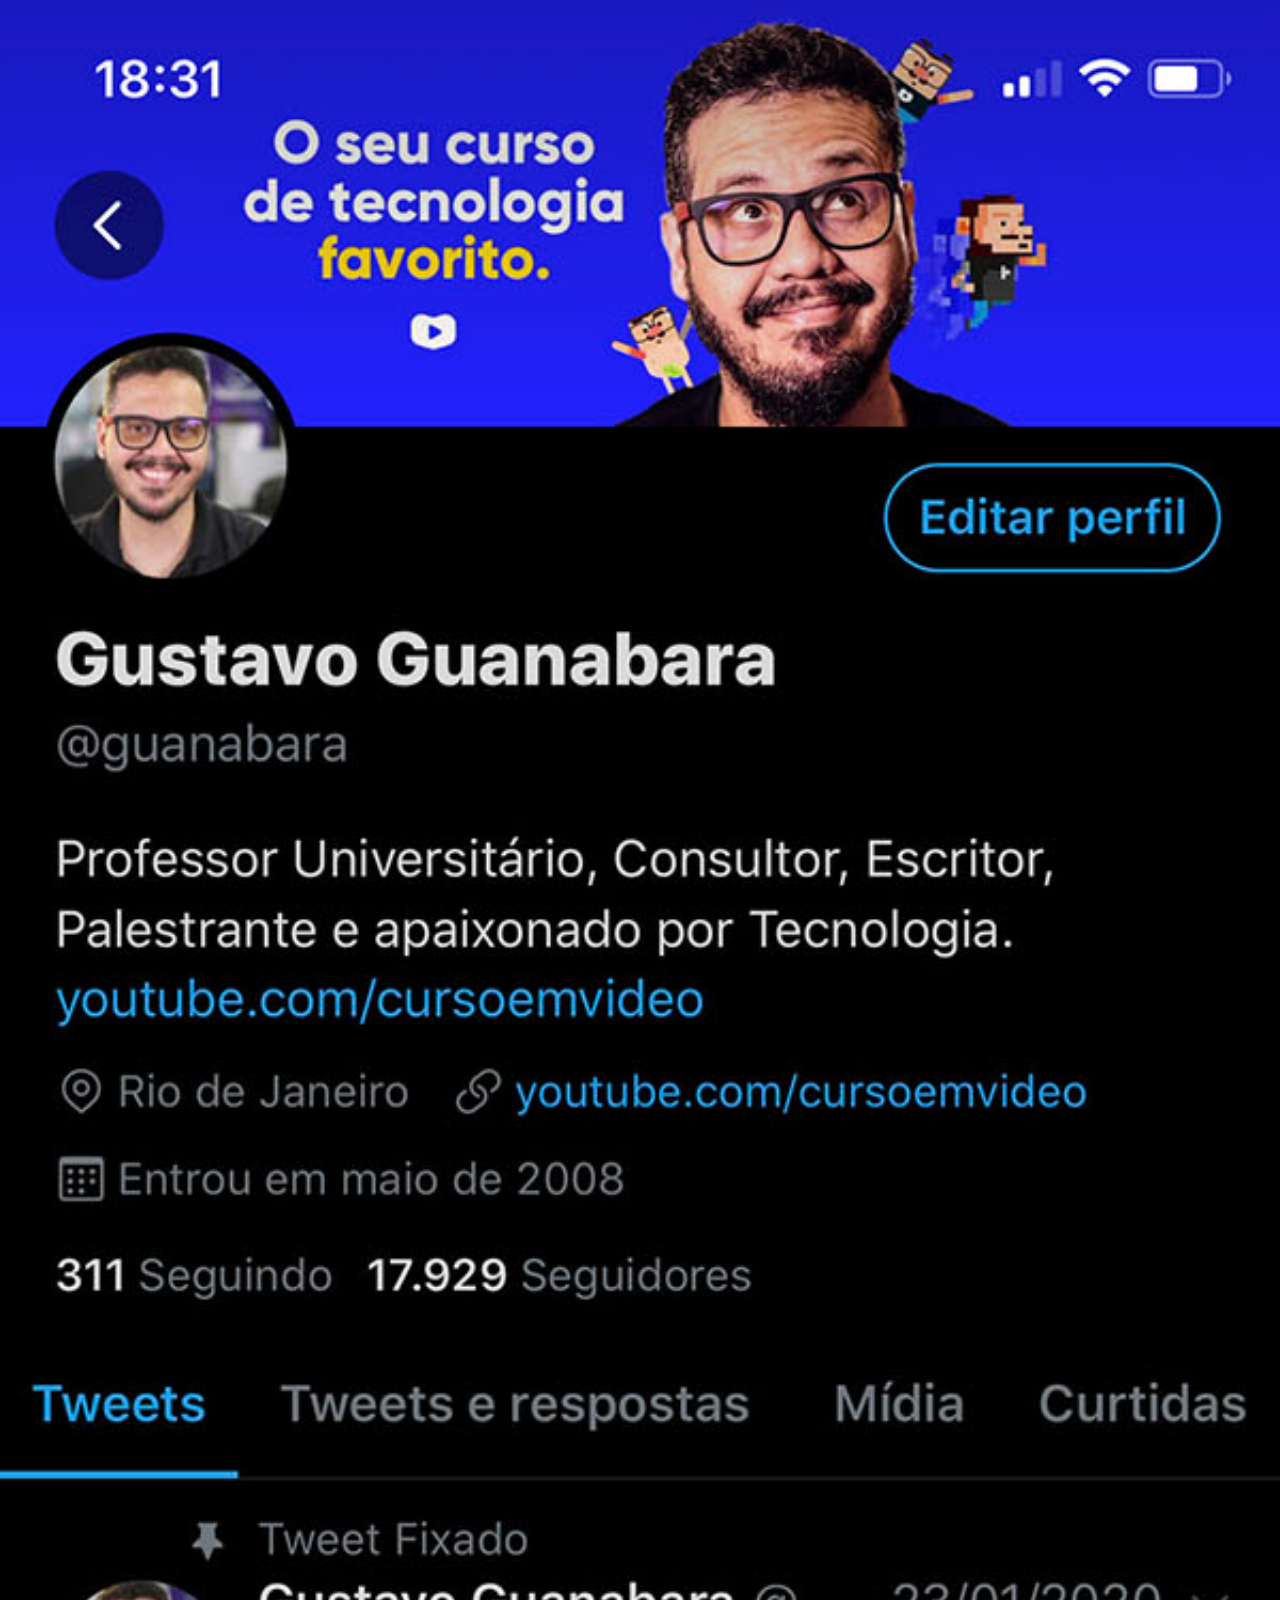
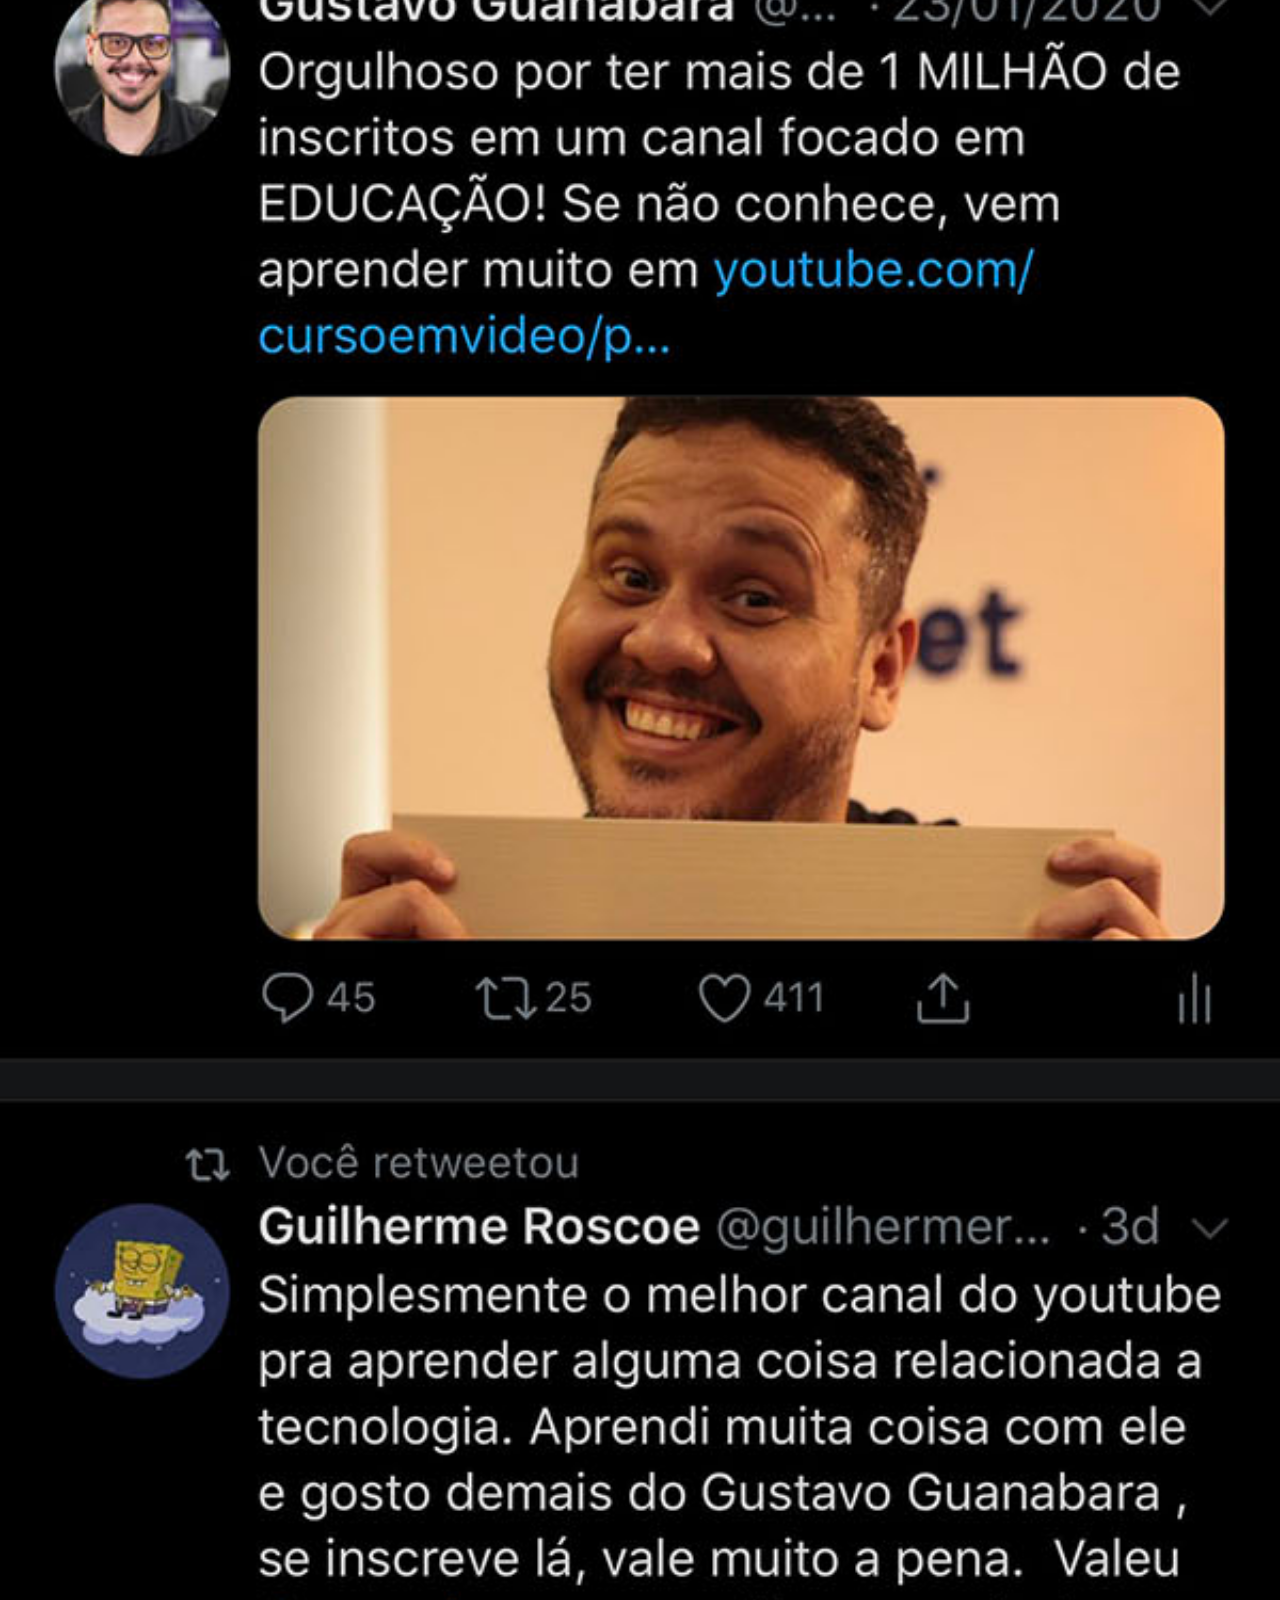
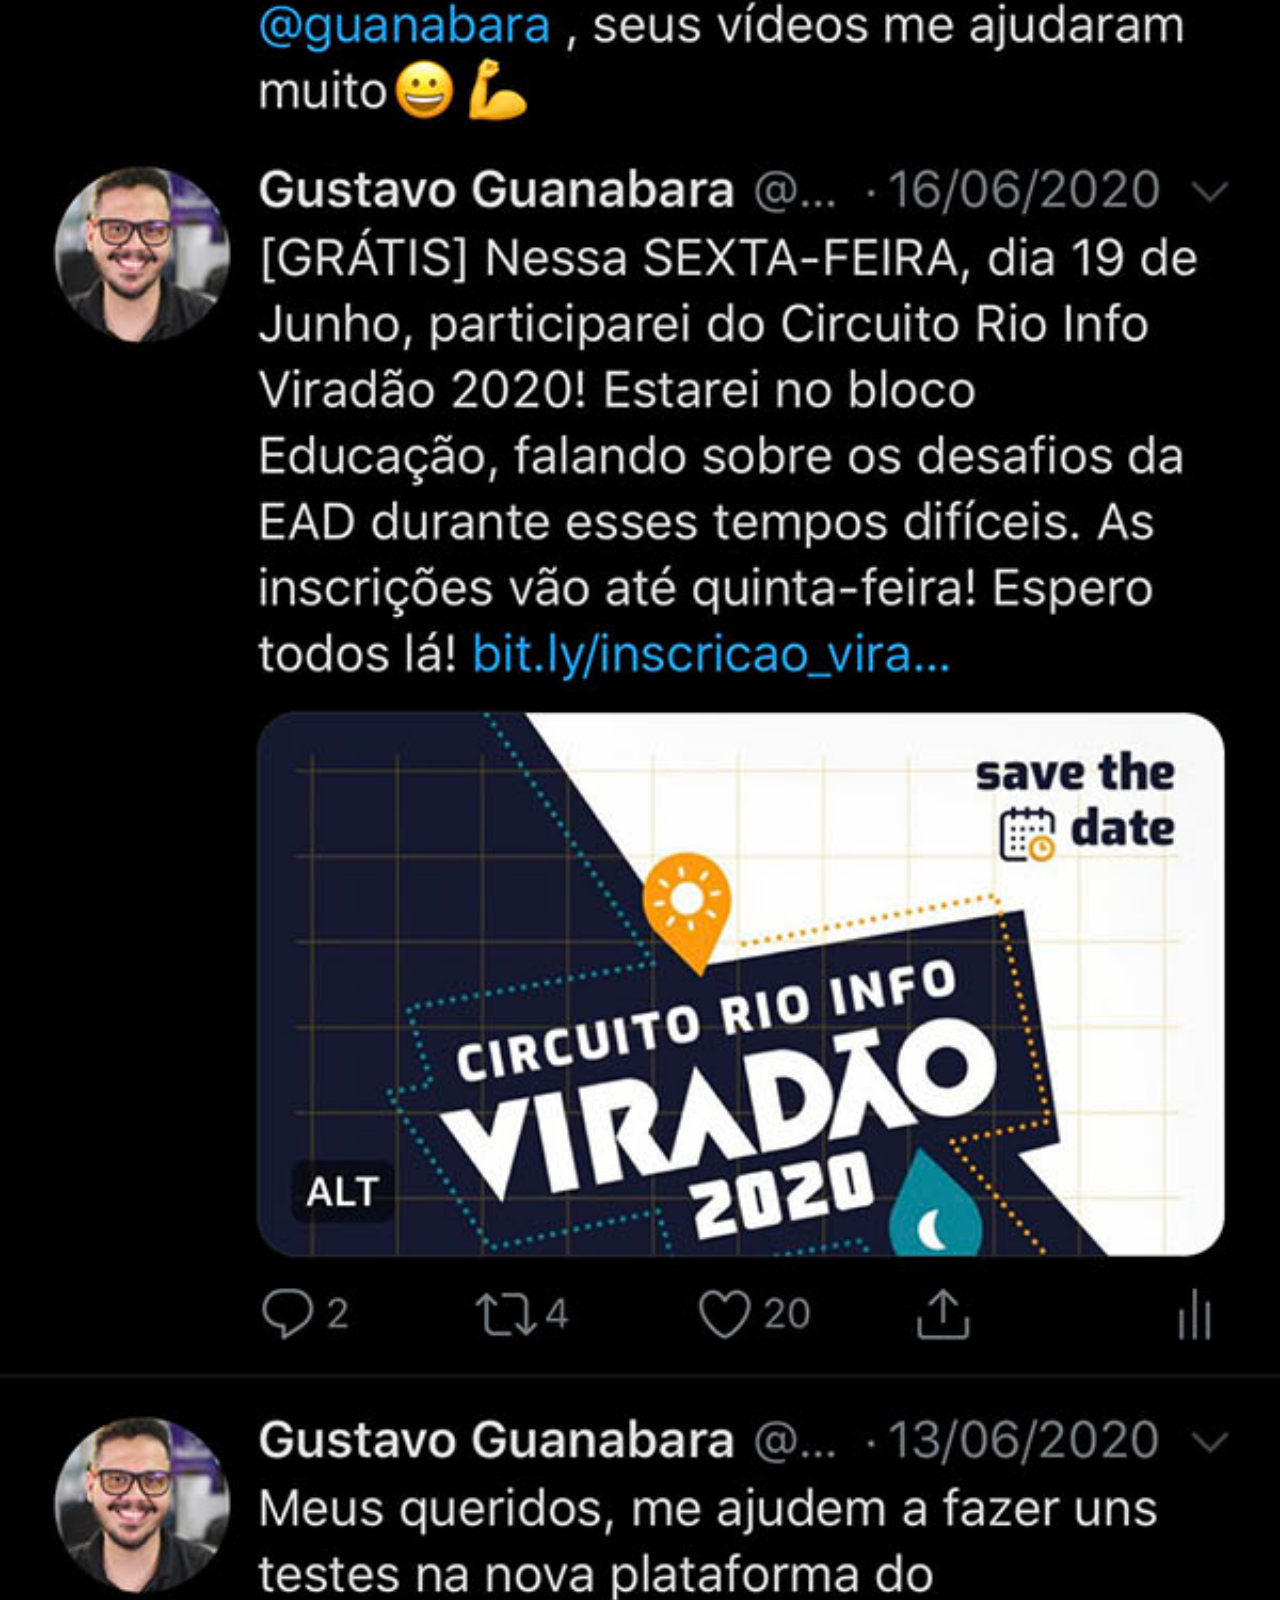
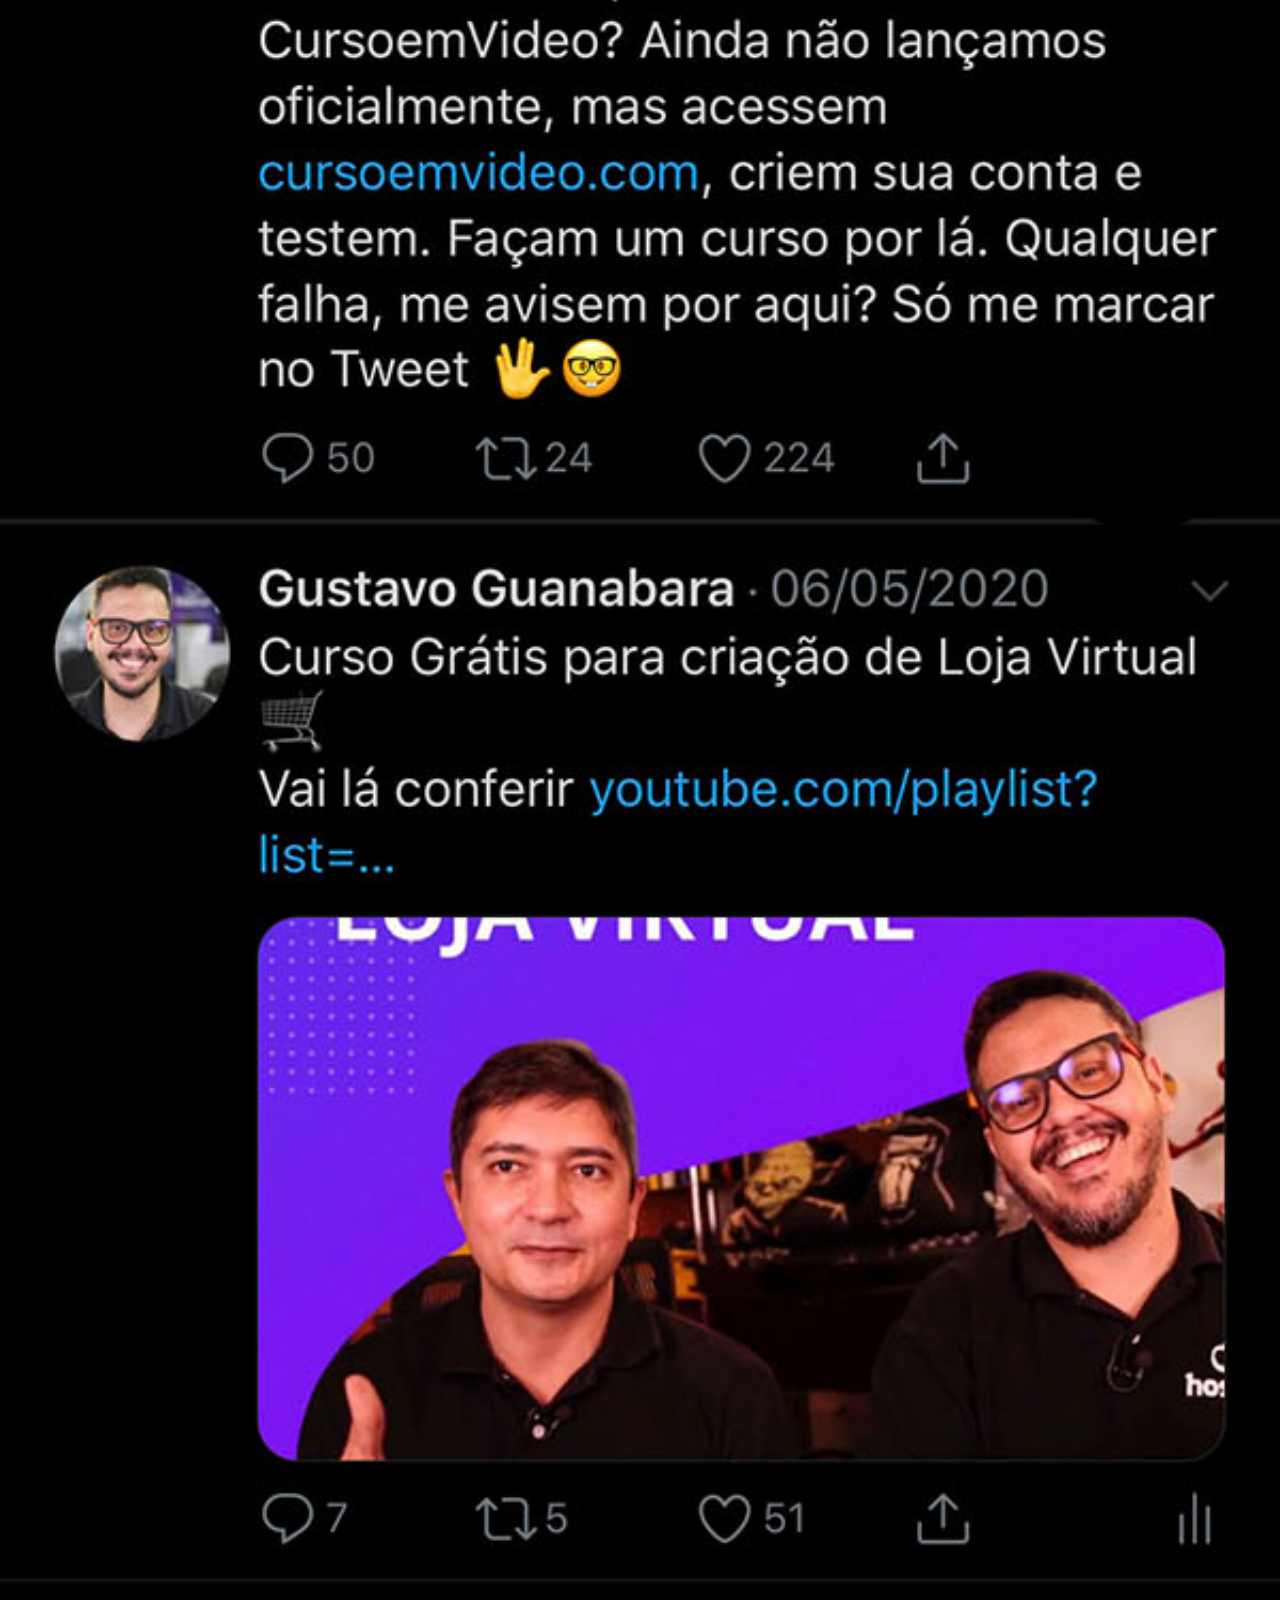
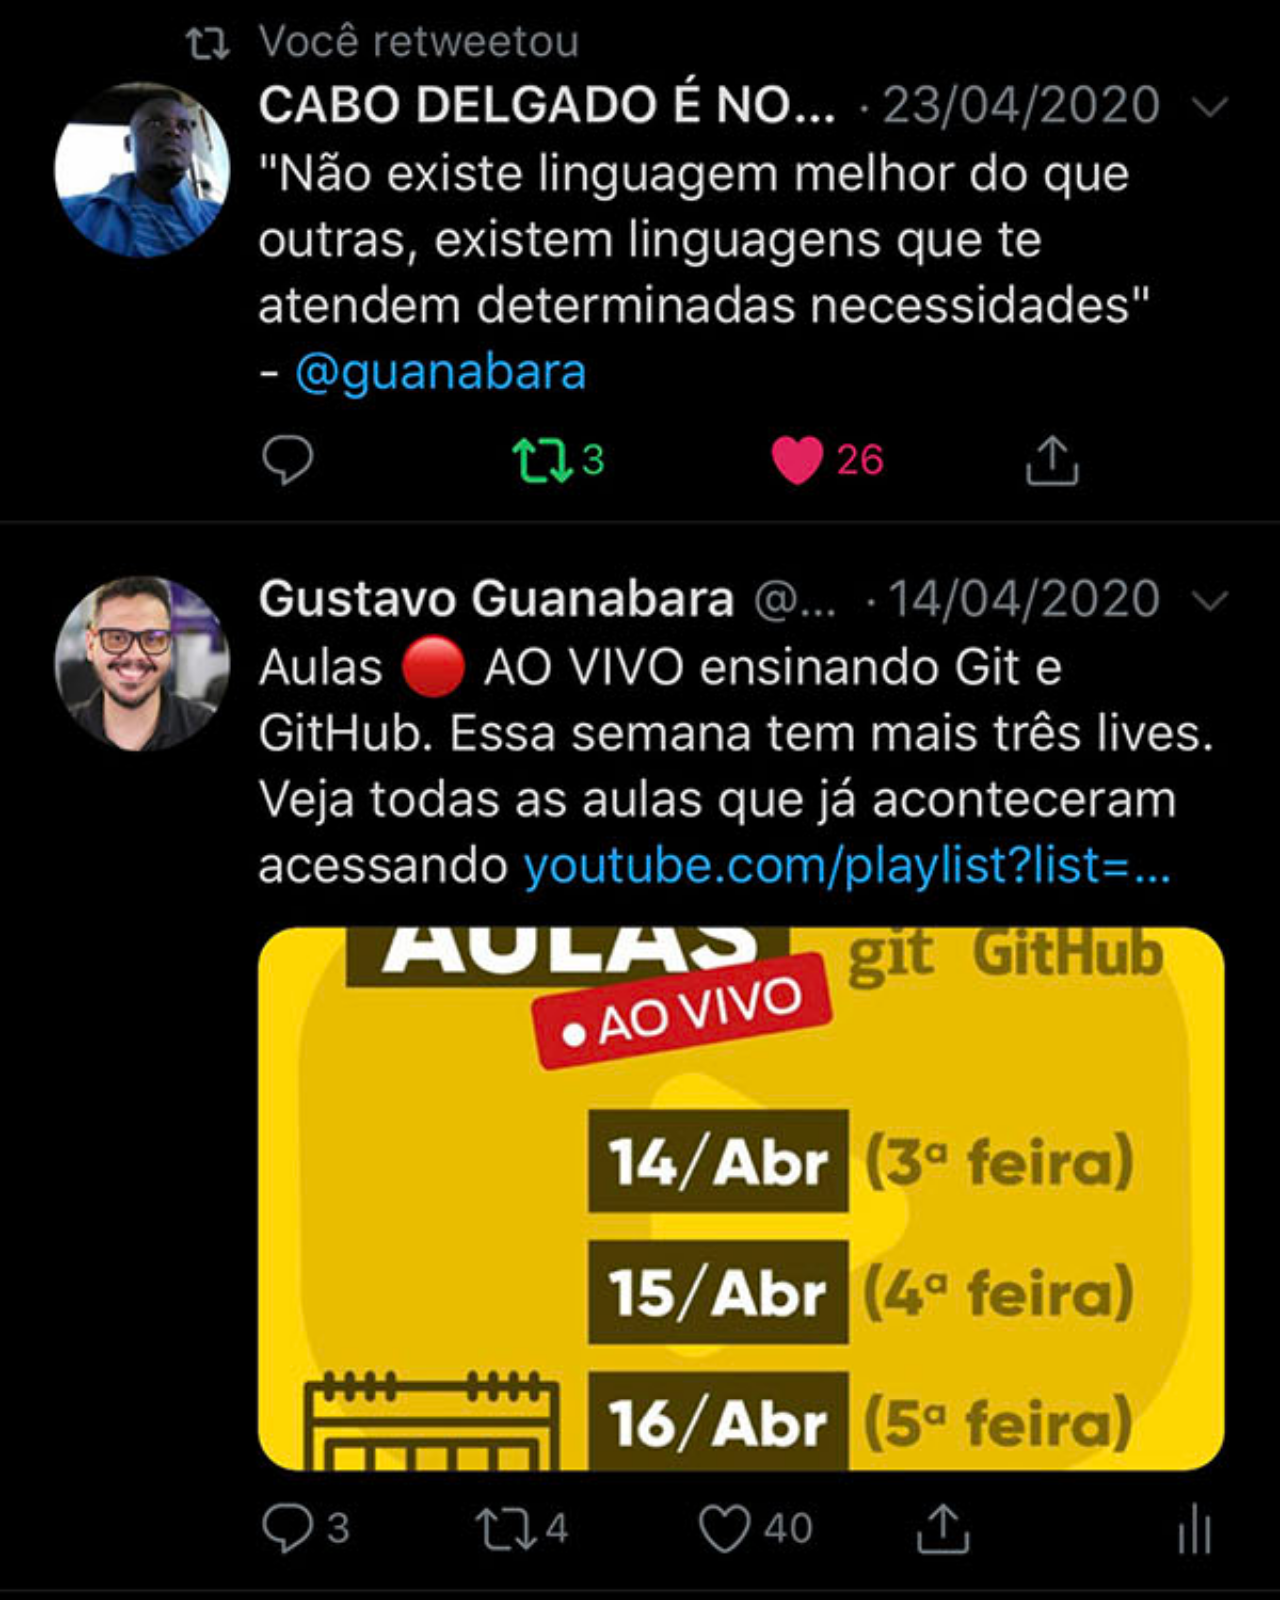
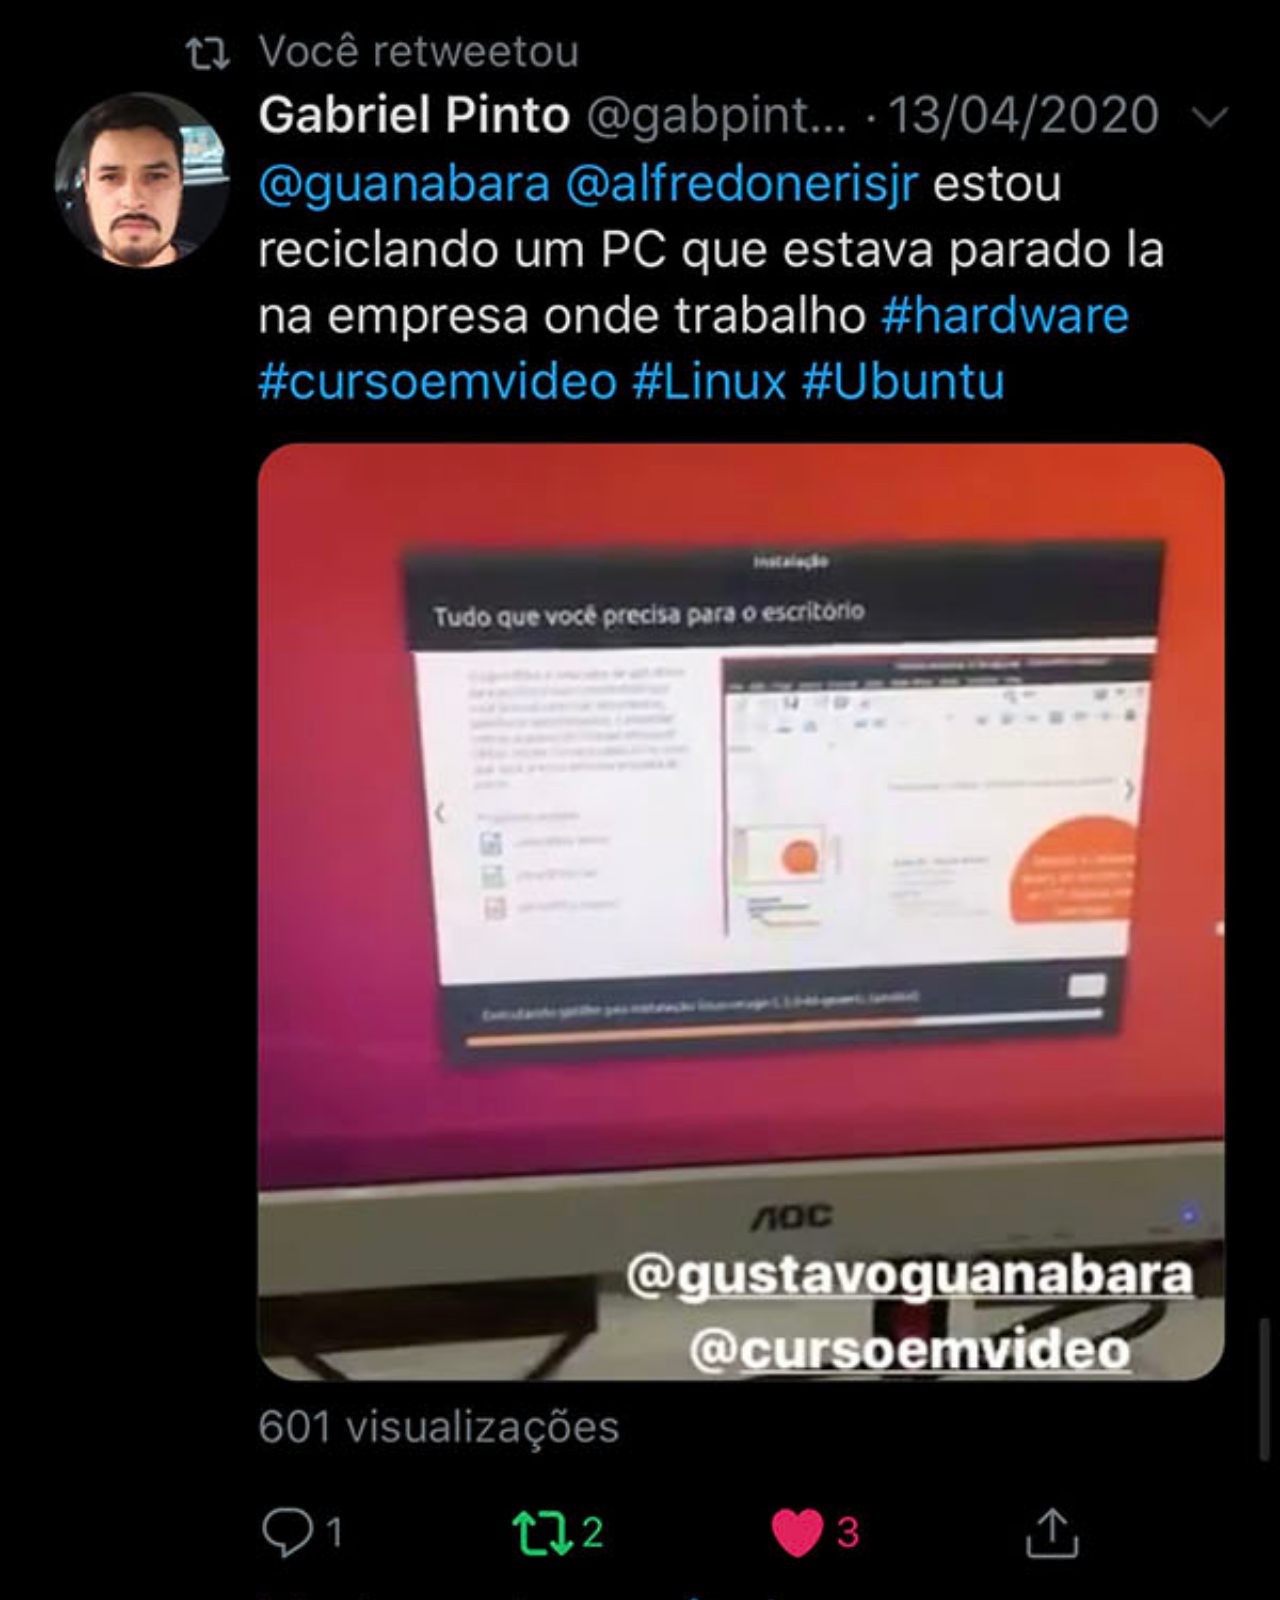
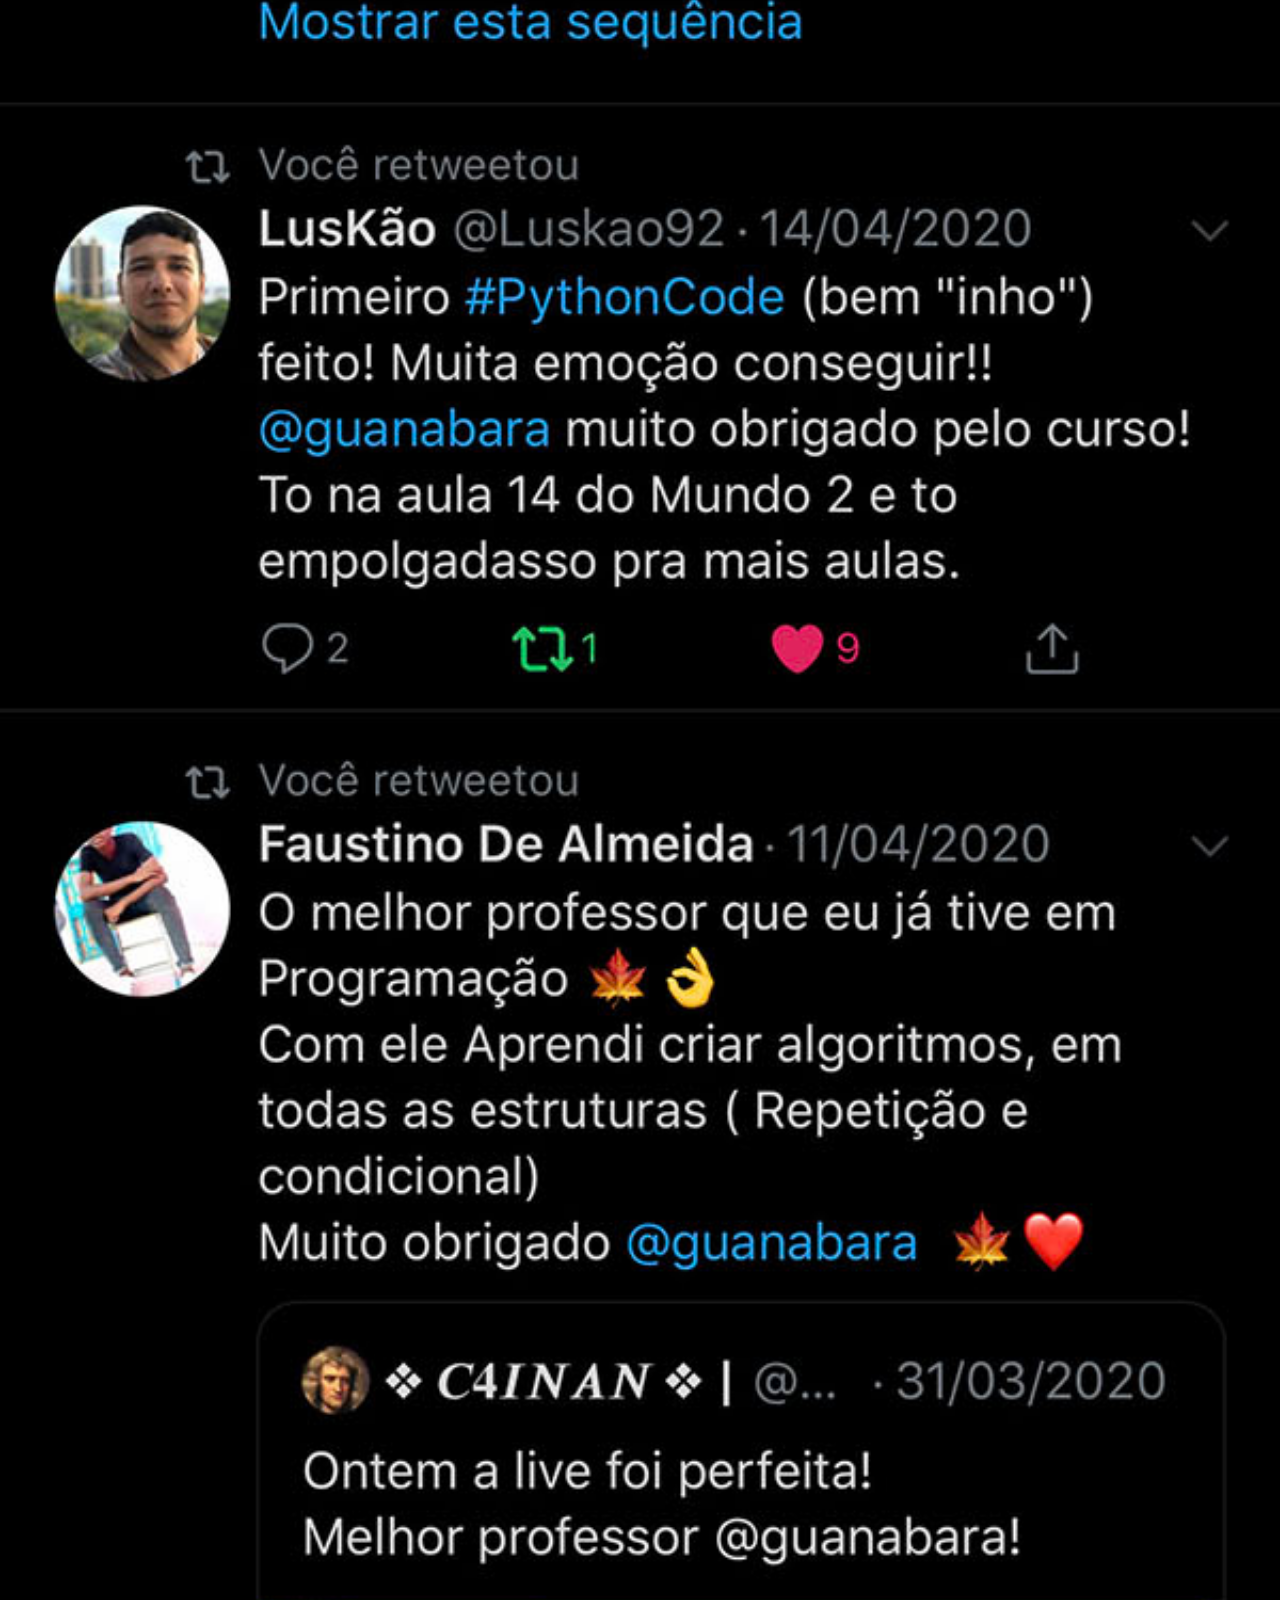
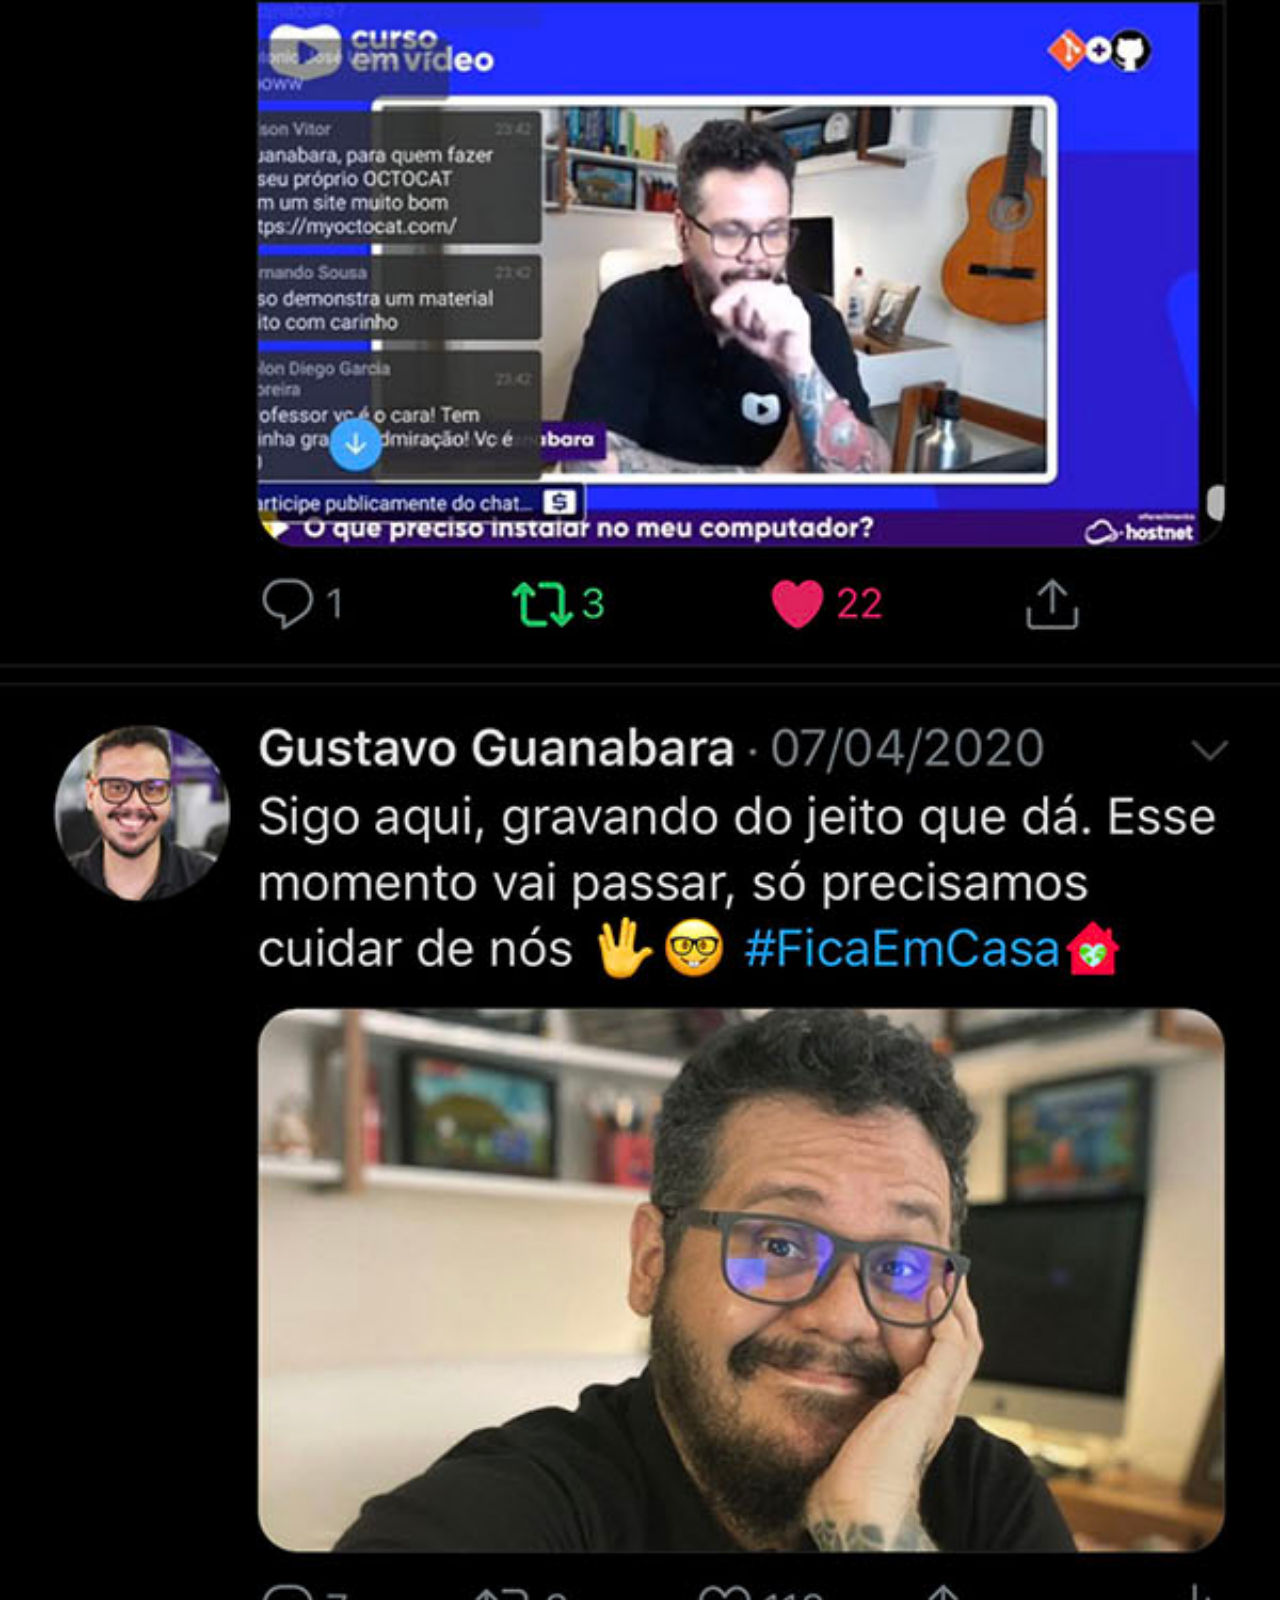
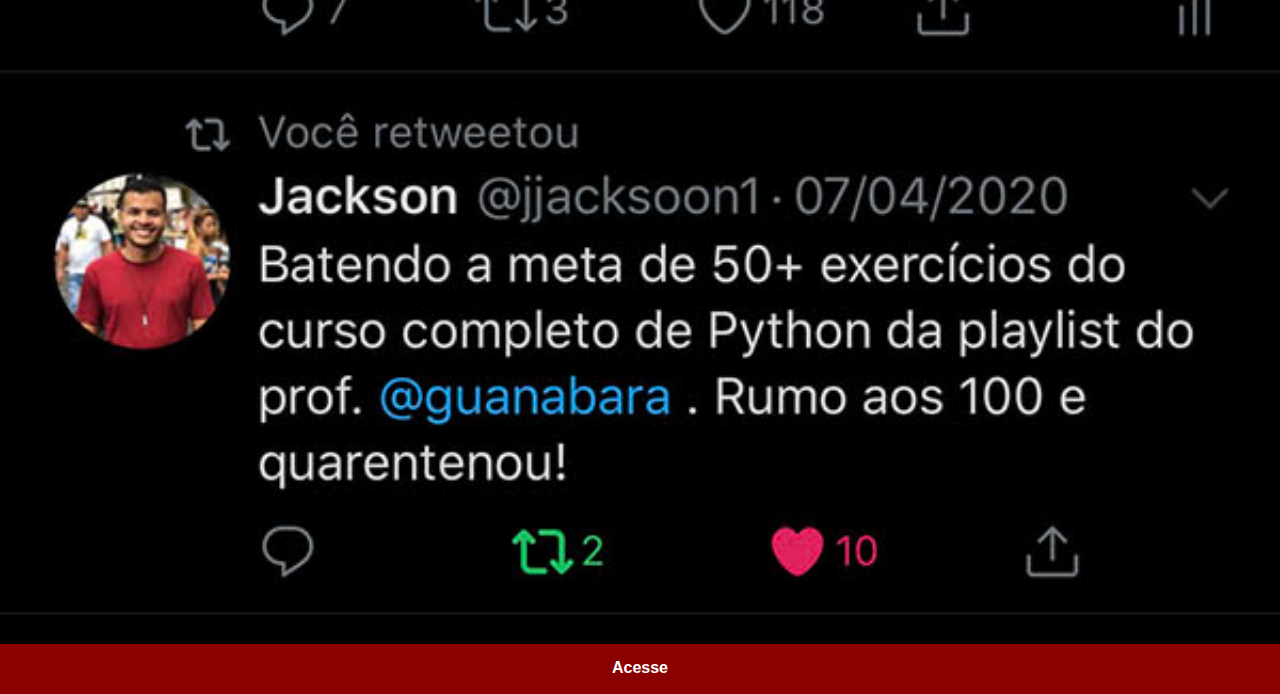
<file: twitter.html>
<!DOCTYPE html>
<html lang="pt-br">
<head>
    <meta charset="UTF-8">
    <meta name="viewport" content="width=device-width, initial-scale=1.0">
    <title>Redes Sociais</title>
    <link rel="stylesheet" href="style.css">
</head>
<body class="nobackground">
    <section class="acessar">
        <img width="100%" height="100%" src="pacote-d013/imagens/tela-twitter.jpg" alt="Tela do twitter">

        <a class="linkiframe" href="https://twitter.com/guanabara/" target="_blank" rel="external"><p>Acesse</p></a>
    </section>
</body>
</html>
</file>
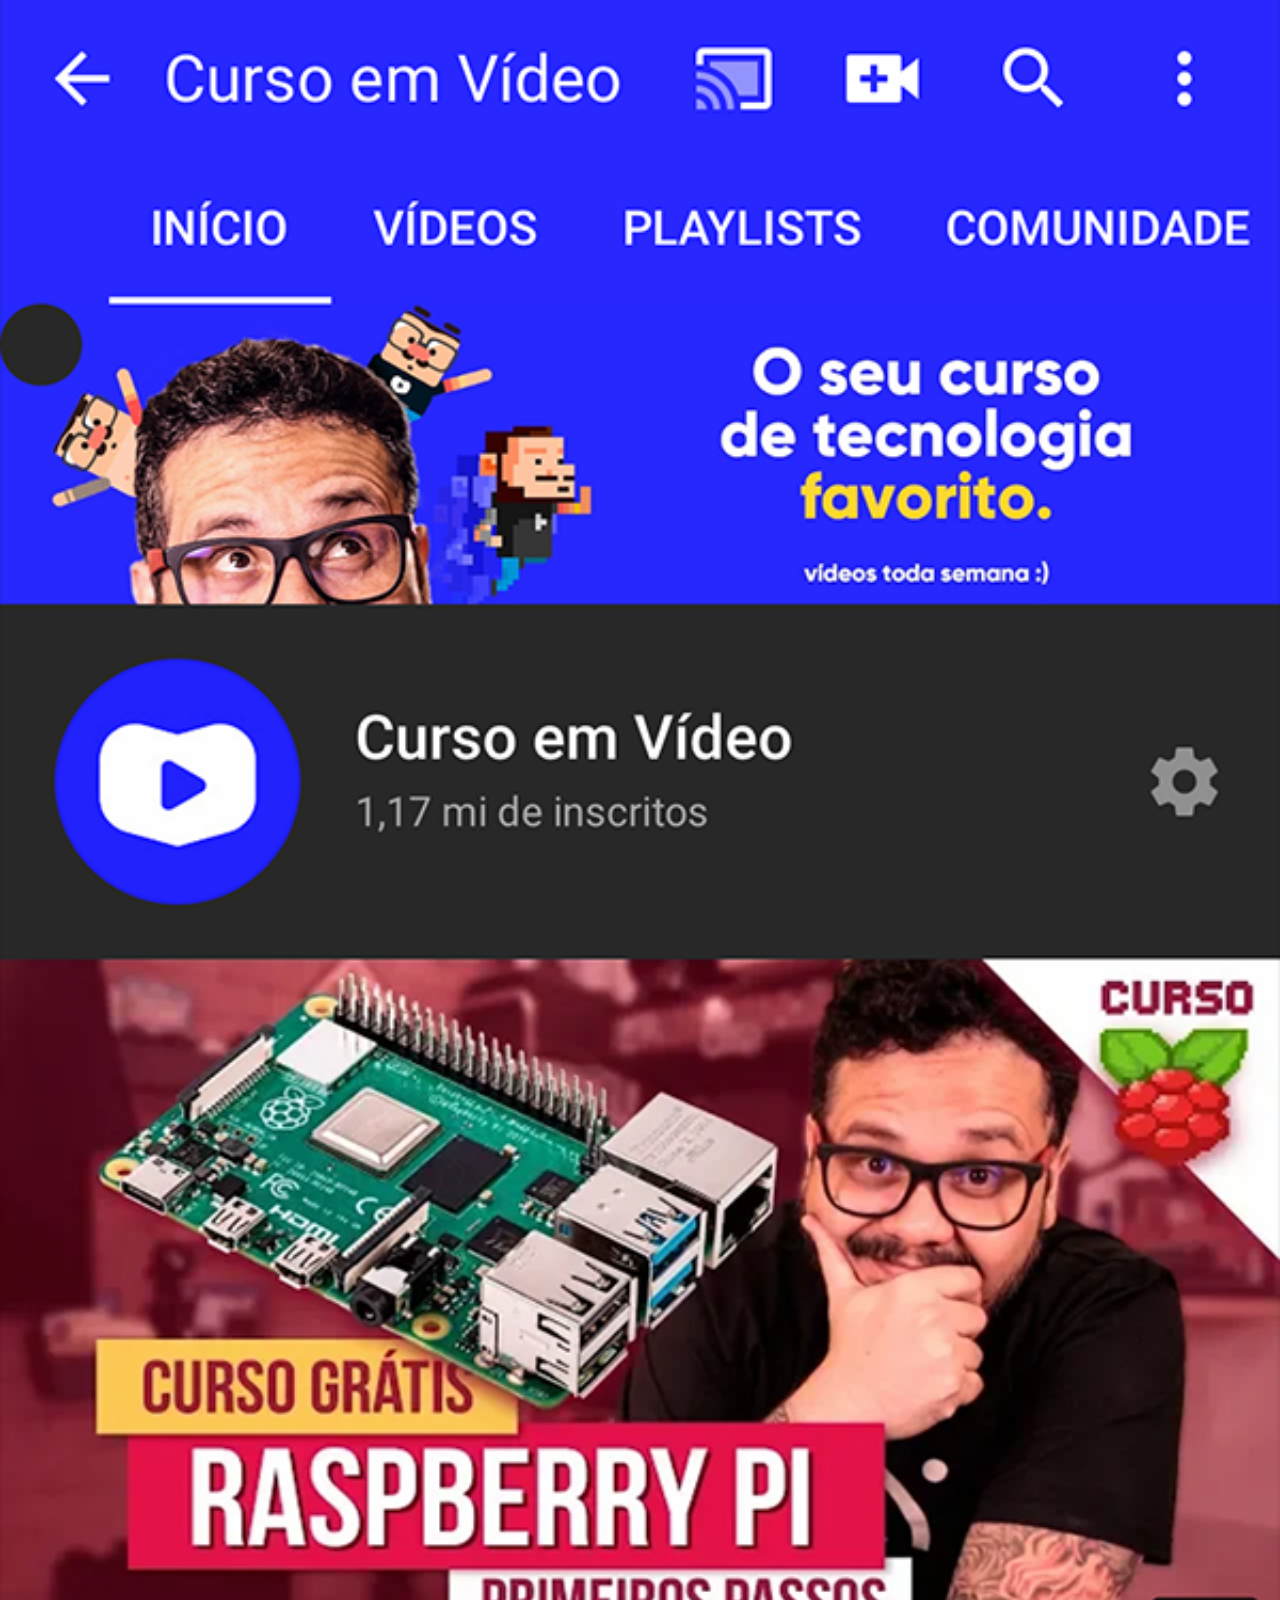
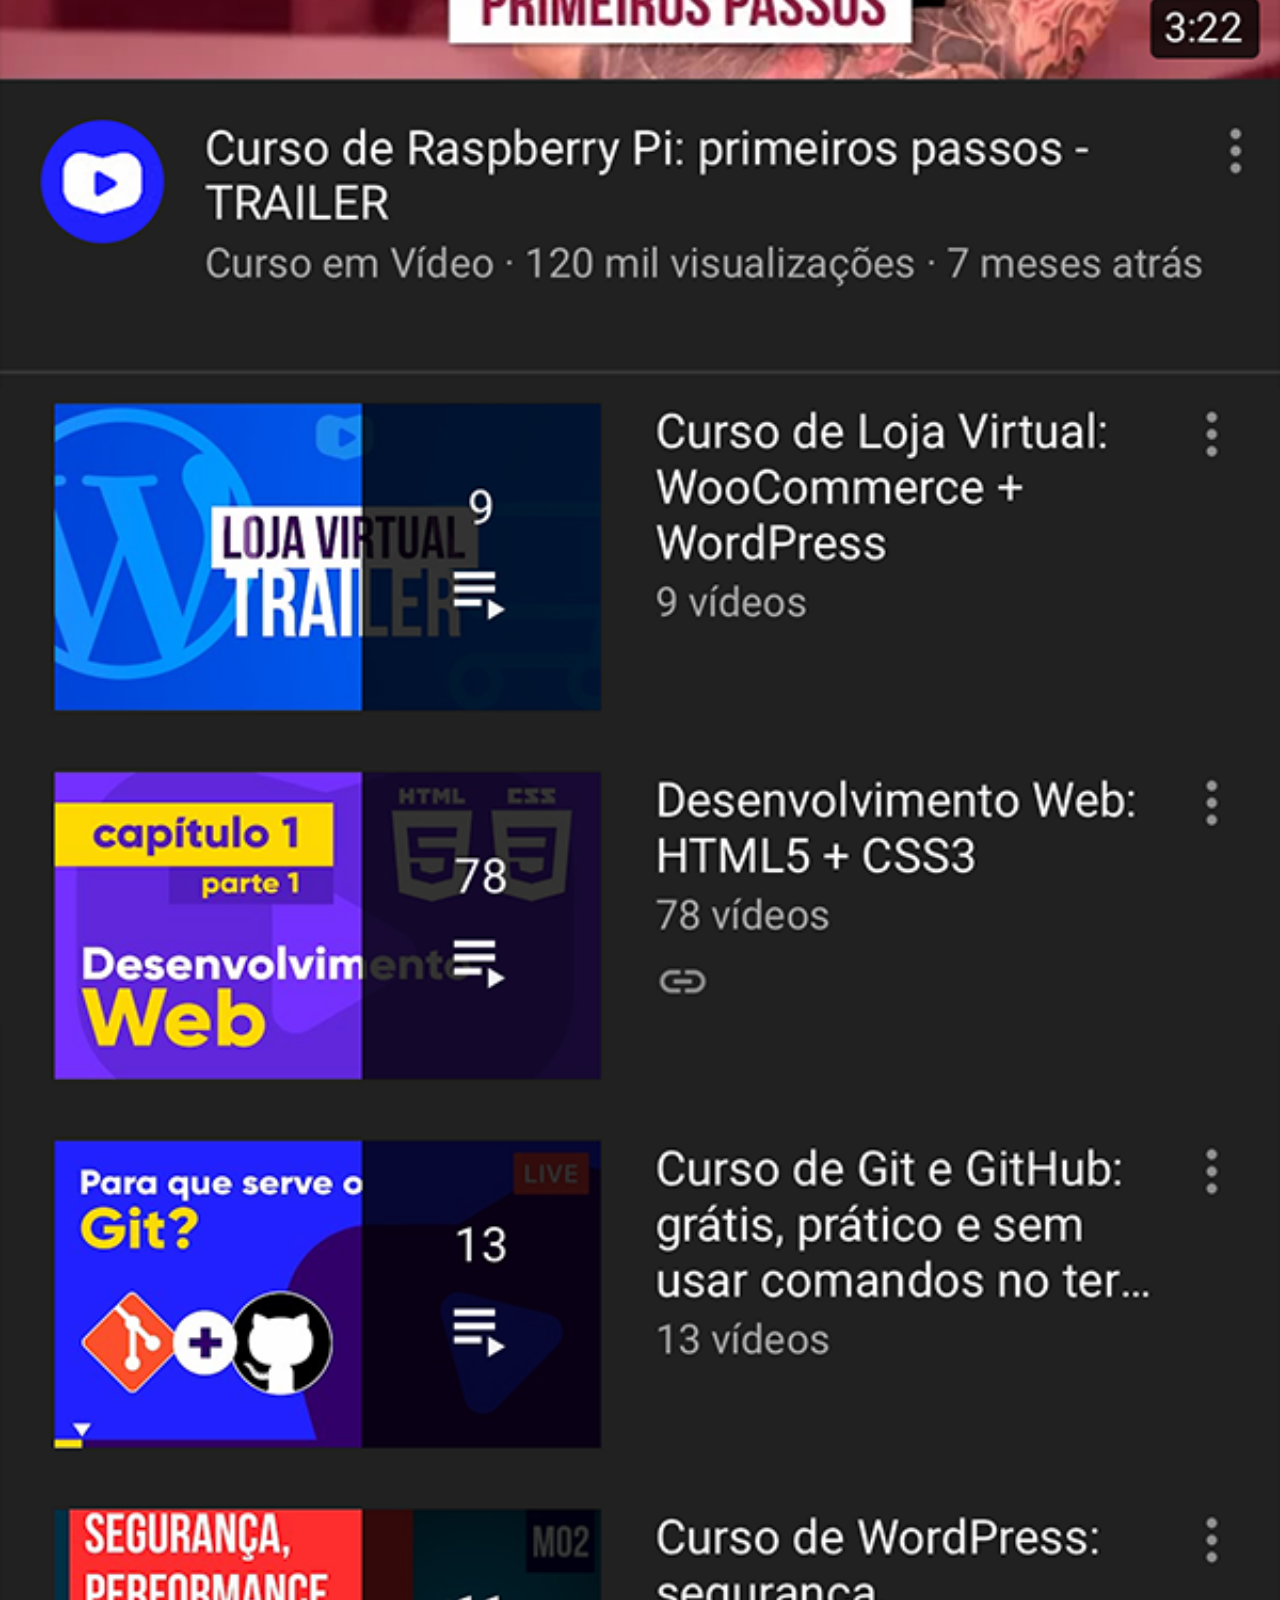
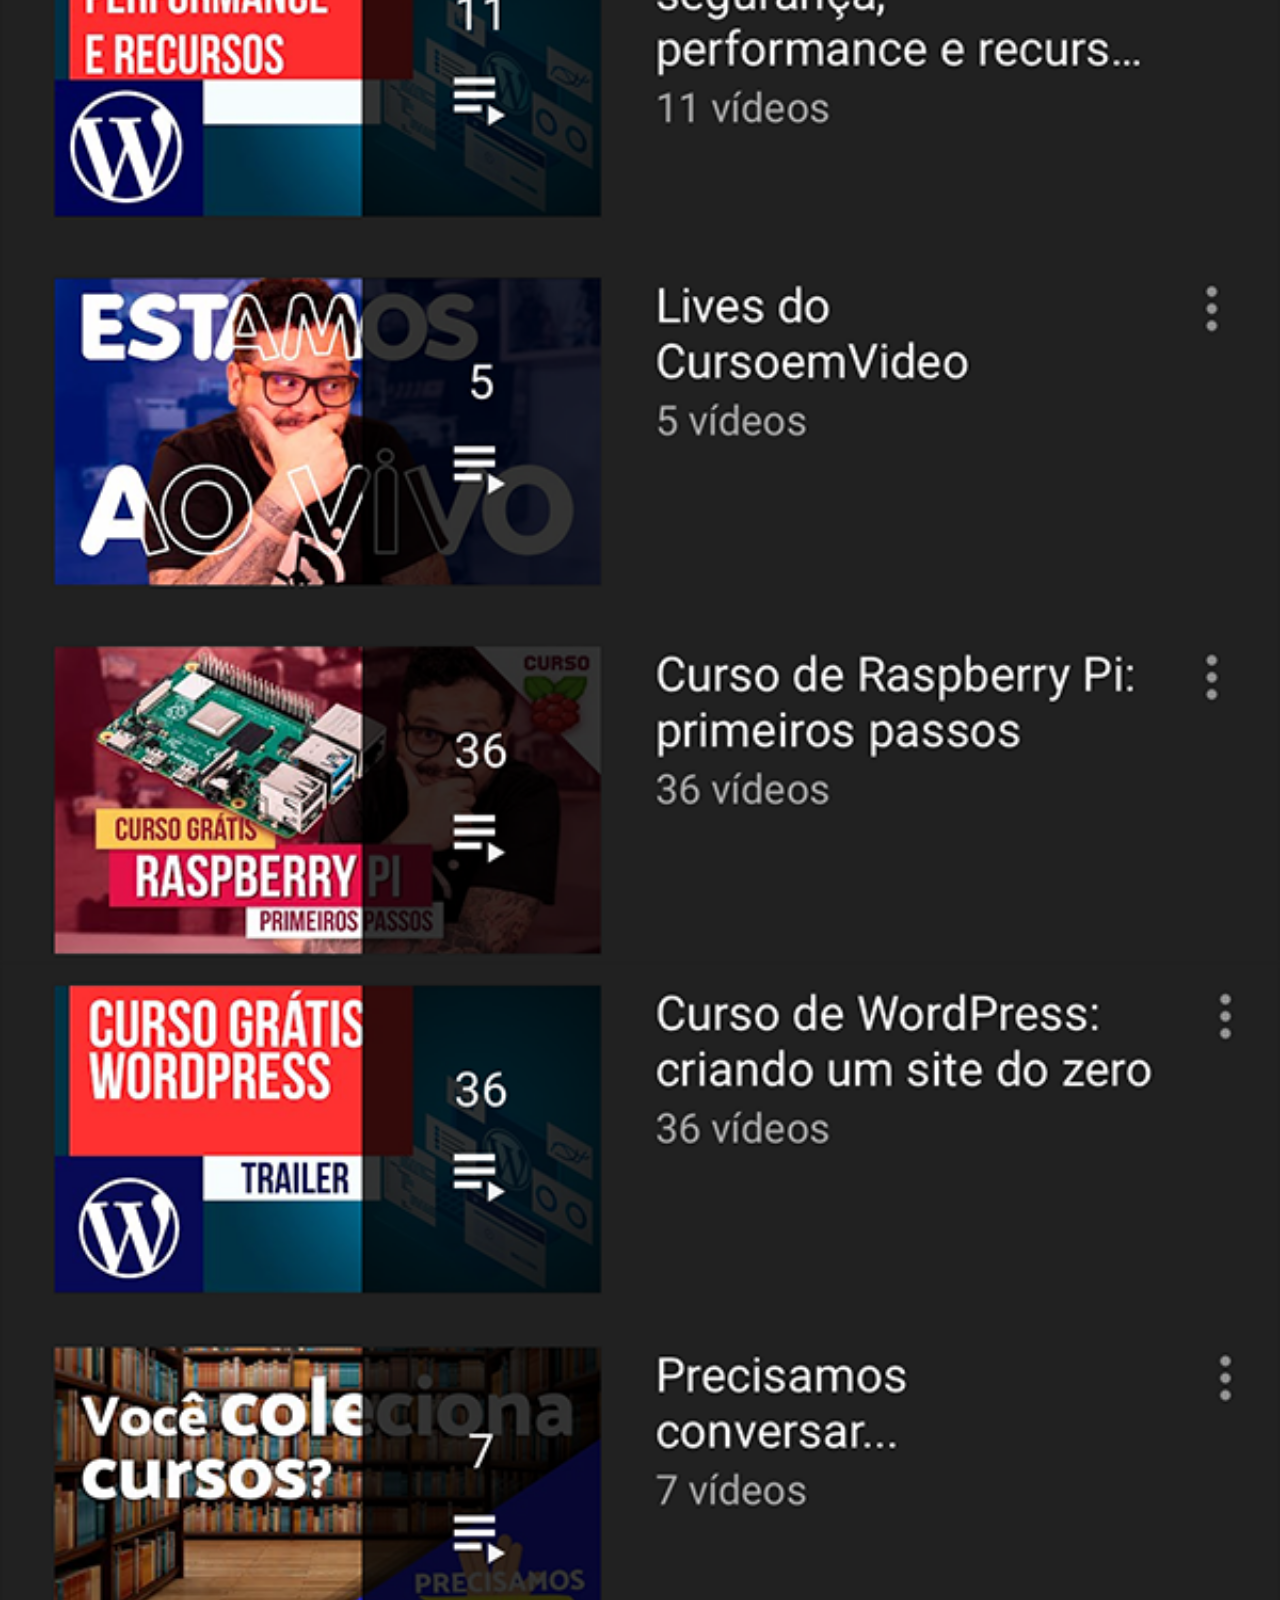
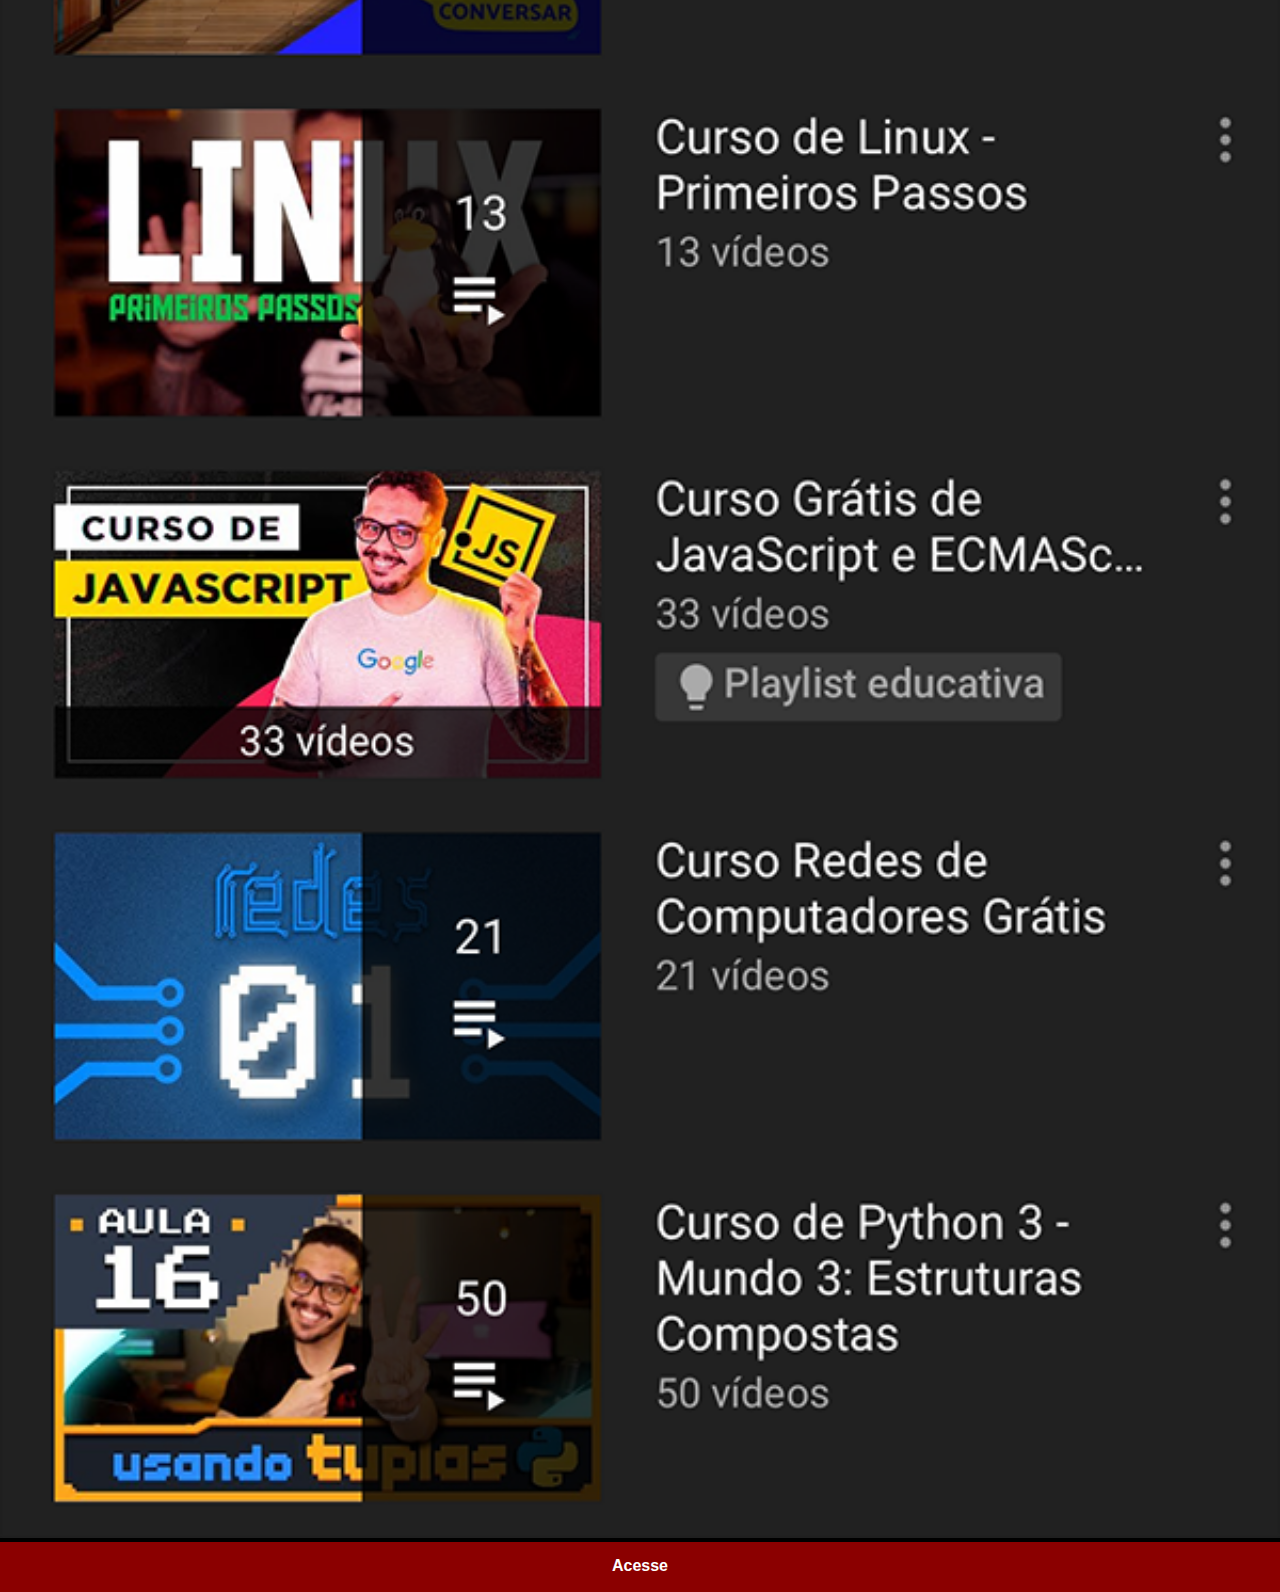
<file: utube.html>
<!DOCTYPE html>
<html lang="pt-br">
<head>
    <meta charset="UTF-8">
    <meta name="viewport" content="width=device-width, initial-scale=1.0">
    <title>Redes sociais</title>
    <link rel="stylesheet" href="style.css">
</head>
<body class="nobackground">
    <section class="acessar">
        <img width="100%" height="100%" src="pacote-d013/imagens/tela-youtube.png" alt="Tela do instagram">

        <a class="linkiframe" href="https://www.youtube.com/user/cursosemvideo/playlists" target="_blank" rel="external"><p>Acesse</p></a>
    </section>
</body>
</html>
</file>
<file: style.css>
@charset "UTF-8";

*{
    margin: 0%;
    padding: 0%;
    
}

main{
    height: 100vh;
}

body.background{  
    background-image: url("pacote-d013/imagens/fundo-madeira.jpg");
    background-position: center, center;
    background-size: cover;
    background-attachment: fixed;
    position: relative;
    background-repeat: no-repeat;
    
}

body.nobackground{
    height: 100vh;
}



body.nobackground::-webkit-scrollbar{
    display: none;
}

div{
    background-image: url("pacote-d013/imagens/frame-iphone.png");
    background-attachment: fixed;
    background-repeat: no-repeat;
    height: 620px;
    width: 311px;
    position: relative;

    left: 50%;
    top: 50%;

    transform: translate(-50%, -50%);
}


 iframe{
    position: absolute;
    height: 480px;
    width:268px;

    left: 50%;
    top: 50%;

    transform: translate(-50%, -50%);
}

nav#icone1{
    height: fit-content;
    position: absolute;
    left: 100vw;
    top: 12vh;

    transform: translate(-125%, -10%);
}

nav#icone2{
    height: fit-content;
    position: absolute;
    left: 100vw;
    top: 21vh;

    transform: translate(-125%, -10%);
}

nav#icone3{
    height: fit-content;
    position: absolute;
    left: 100vw;
    top: 30vh;

    transform: translate(-125%, -10%);
}

nav#icone4{
    height: fit-content;
    position: absolute;
    left: 100vw;
    top: 39vh;

    transform: translate(-125%, -10%);
}

nav#icone5{
    height: fit-content;
    position: absolute;
    left: 100vw;
    top: 48vh;

    transform: translate(-125%, -10%);
}

nav#icone6{
    height: fit-content;
    position: absolute;
    left: 100vw;
    top: 57vh;

    transform: translate(-125%, -10%);
}

nav > a > img.principal{
    max-width: 45px;
    max-height: 45px;
    border-radius: 50%;
}


nav:hover{
    padding-right: 4px;
    padding-bottom: 30px;
    transition-duration: 0.3s;
}

img.principal:hover{
   border: 1.85px solid white;
   transition-duration: 0.5s;
   box-shadow: 1px 1px 1px 2px rgba(0, 0, 0, 0.637);
}

section.acessar{
    position: relative;
    background-color: black;
}

p{
    font-weight: bold;
    background-color: #8B0000;
    font-family: Arial, Helvetica, sans-serif;
    color: white;
    text-align: center;
    height: 35px;
    padding-top: 15px;
}

p:hover{
    background-color: #e60606;
}

a.linkiframe {
    text-decoration: none;
    color: white;
}
</file>
